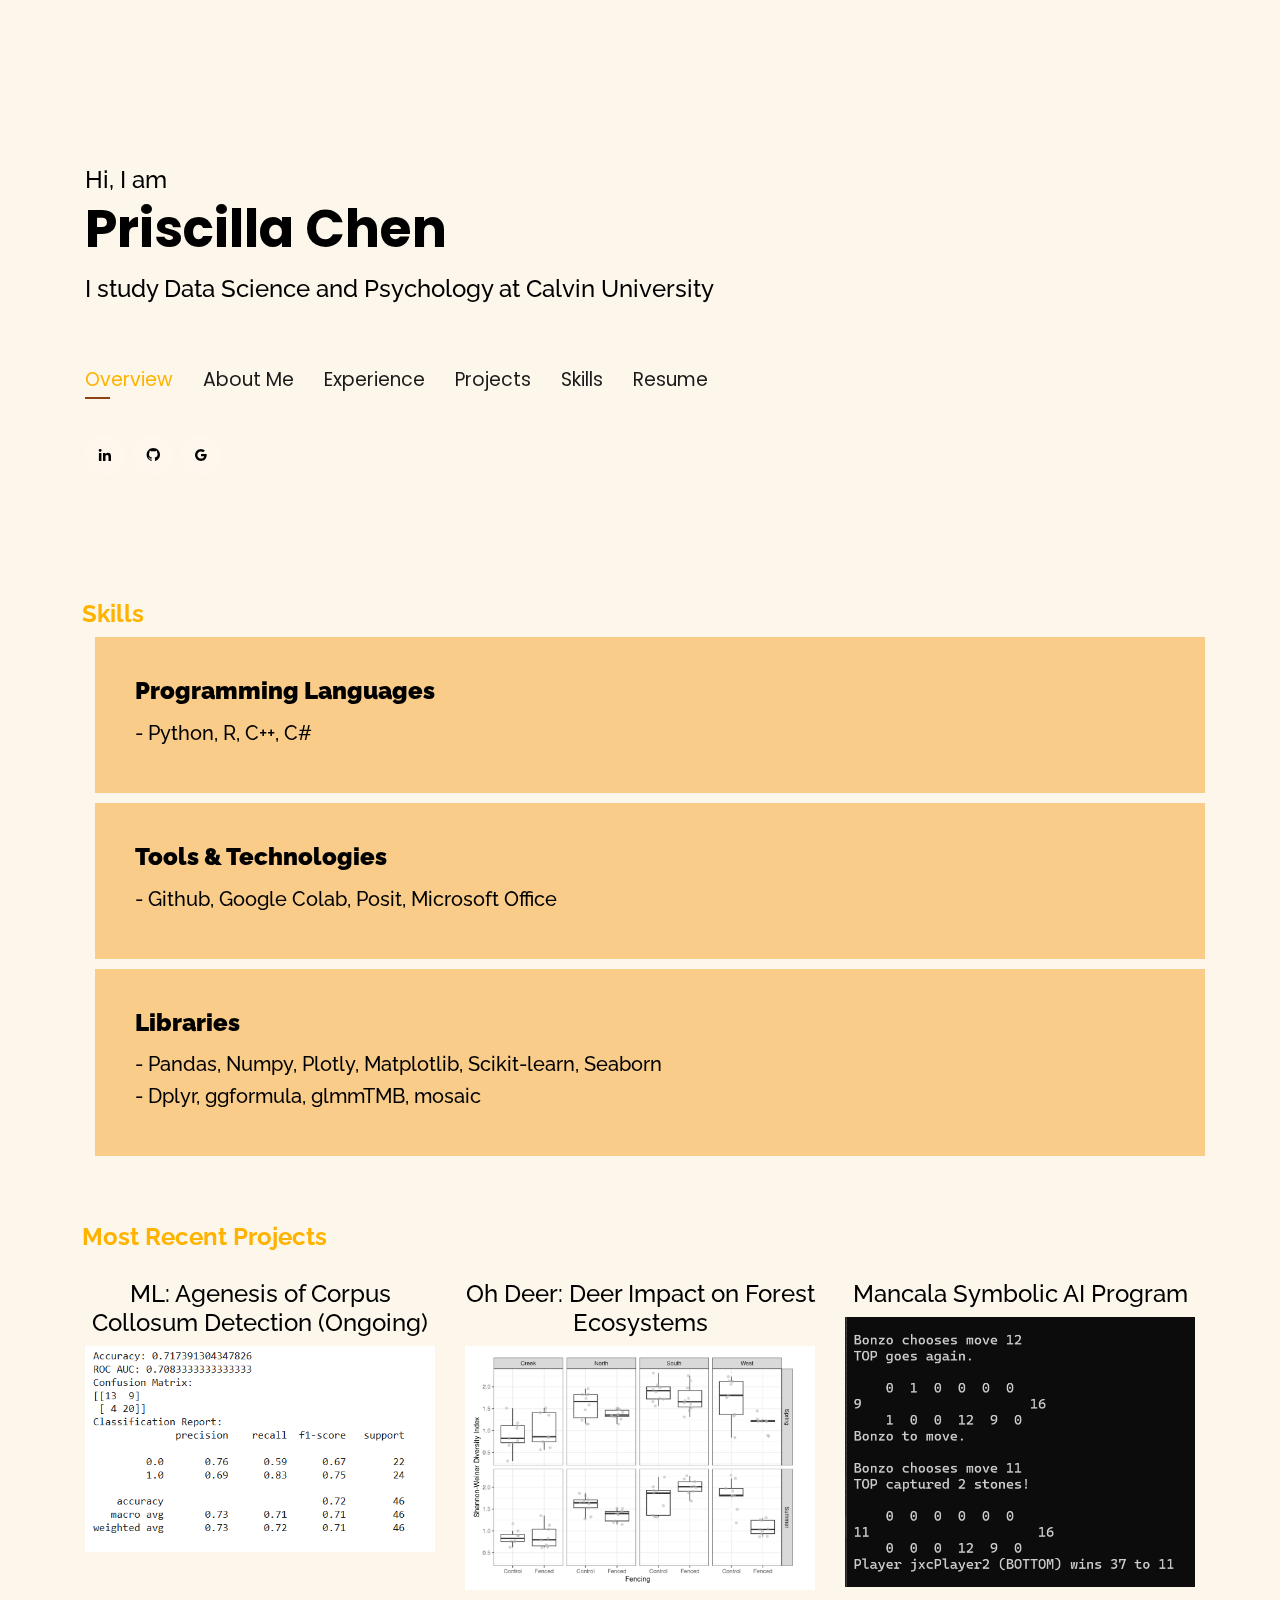
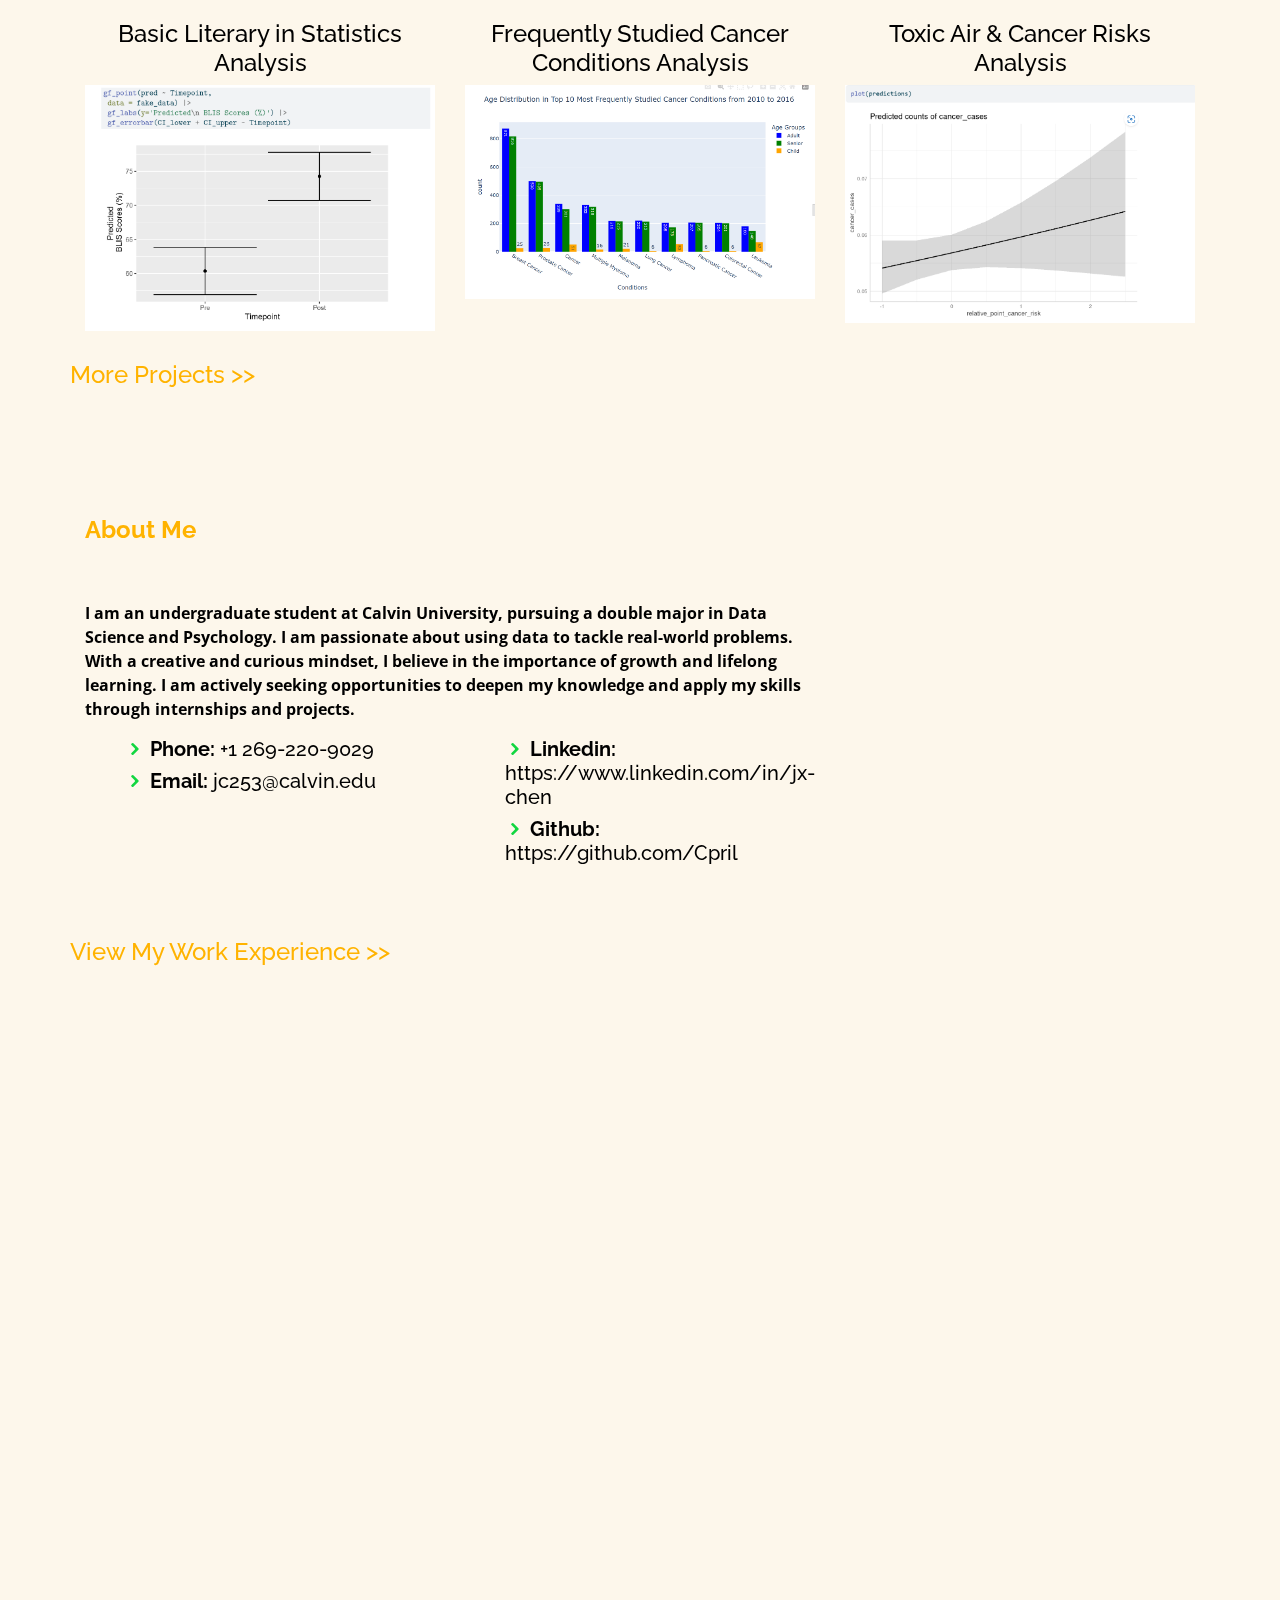
<file: index.html>
<!DOCTYPE html>
<html lang="en">

<head>
  <!-- Google Tag Manager -->
  <script>(function(w,d,s,l,i){w[l]=w[l]||[];w[l].push({'gtm.start':
  new Date().getTime(),event:'gtm.js'});var f=d.getElementsByTagName(s)[0],
  j=d.createElement(s),dl=l!='dataLayer'?'&l='+l:'';j.async=true;j.src=
  'https://www.googletagmanager.com/gtm.js?id='+i+dl;f.parentNode.insertBefore(j,f);
  })(window,document,'script','dataLayer','GTM-5BB8W2X');</script>
  <!-- End Google Tag Manager -->
  <link rel="icon" type="image/png" href="/favicon.png"/>
  <meta charset="utf-8">
  <meta content="width=device-width, initial-scale=1.0" name="viewport">

  <title>Personal Portfolio</title>
  <meta content="" name="descriptison">
  <meta content="" name="keywords">

  <!-- Google Fonts -->
  <link href="https://fonts.googleapis.com/css?family=Open+Sans:300,300i,400,400i,600,600i,700,700i|Raleway:300,300i,400,400i,500,500i,600,600i,700,700i|Poppins:300,300i,400,400i,500,500i,600,600i,700,700i" rel="stylesheet">

  <!-- Vendor CSS Files -->
  <link href="assets/vendor/bootstrap/css/bootstrap.min.css" rel="stylesheet">
  <link href="assets/vendor/icofont/icofont.min.css" rel="stylesheet">
  <link href="assets/vendor/remixicon/remixicon.css" rel="stylesheet">
  <link href="assets/vendor/owl.carousel/assets/owl.carousel.min.css" rel="stylesheet">
  <link href="assets/vendor/boxicons/css/boxicons.min.css" rel="stylesheet">
  <link href="assets/vendor/venobox/venobox.css" rel="stylesheet">

  <!-- Template Main CSS File -->
  <link href="assets/css/style.css" rel="stylesheet">


  <!-- Global site tag (gtag.js) - Google Analytics -->
  <script async src="https://www.googletagmanager.com/gtag/js?id=UA-169007209-3"></script>
  <script>
    window.dataLayer = window.dataLayer || [];
    function gtag(){dataLayer.push(arguments);}
    gtag('js', new Date());

    gtag('config', 'UA-169007209-3');
  </script>



  <!-- =======================================================
  * Template Name: Personal - v2.1.0
  * Template URL: https://bootstrapmade.com/personal-free-resume-bootstrap-template/
  * Author: BootstrapMade.com
  * License: https://bootstrapmade.com/license/
  ======================================================== -->
</head>

<body>
  
  <!-- Google Tag Manager (noscript) -->
  <noscript><iframe src="https://www.googletagmanager.com/ns.html?id=GTM-5BB8W2X"
  height="0" width="0" style="display:none;visibility:hidden"></iframe></noscript>
  <!-- End Google Tag Manager (noscript) -->
  <!-- ======= Header ======= -->
  <header id="header" class="header-tops">

    <div class="container">
      <h2 style="color:#000000">&nbsp;</h2>
      <h2 style="color:#000000">&nbsp;</h2>
      <h2 style="color:#000000">&nbsp;</h2>
      <h2 style="color:#000000">Hi, I am</h2>
      <h1 style="color:#000000">Priscilla Chen</a></h1>
      <!-- <h2 style="color:#fff">I study <span class="typing" style="color:#12D640"></span></h2> -->
      <h2 style="color:#000000">I study Data Science and Psychology at Calvin University</h2>
      <nav class="nav-menu d-none d-lg-block">
        <h6 style="color:#000000">&nbsp;</h6>
        <ul>          
          <li class="active"><a href="#header"> <span>Overview</span></a></li>
          <li><a href="#about"><span>About Me</span></a></li>
          <!-- <li><a href="#education"> <span>Education</span></a></li> -->
          <li><a href="#experience"> <span>Experience</span></a></li>
          <li><a href="#portfolio"> <span>Projects</span></a></li>
          <li><a href="#skills"> <span>Skills</span></a></li>
          <li><a href="Resume as of Nov 3.pdf" target="_blank"> <span>Resume</span></a></li>
        </ul>
      </nav>

      <div class="social-links">
          <a href="https://www.linkedin.com/in/jx-chen" target="_blank" class="linkedin"><i class="bx bxl-linkedin"></i></a>
          <a href="https://github.com/Cpril" target="_blank" class="github"><i class="bx bxl-github"></i></a>
          <a href="mailto:jc253@calvin.edu" target="_blank" class="google"><i class="bx bxl-google"></i></a>
      </div>
      <h2 style="color:#000000">&nbsp;</h2>
      <h2 style="color:#000000">&nbsp;</h2>
        <div class="row">
          <h2 style="color:#000000">&nbsp;</h2>
          <h2 style="color:#000000">&nbsp;</h2>
          <h2 style="color:#ffb300"><strong>Skills</strong></h2>
          <h2 style="color:#000000">&nbsp;</h2>
        </div>
        <div class = "services">
        <div class="row">
          <div class="col-lg-12" data-aos="fade-up">
              <div class="col-md-12 mt-4 mt-md-0 icon-box" data-aos="fade-up" data-aos-delay="100">
                <h4 style="text-align:left;"><strong>Programming Languages</h4>
                <h5 style="text-align:left;">- Python, R, C++, C# </h5>
              </div>
              <div class="col-md-12 mt-4 mt-md-0 icon-box" data-aos="fade-up" data-aos-delay="100">
                <h4 style="text-align:left;"><strong>Tools & Technologies</strong></h4>
                <h5 style="text-align:left;">- Github, Google Colab, Posit, Microsoft Office</h5>
              </div>

              <div class="col-md-12 mt-4 mt-md-0 icon-box" data-aos="fade-up" data-aos-delay="100">
                <h4 style="text-align:left;"><strong>Libraries</strong></h4>
                <h5 style="text-align:left;">- Pandas, Numpy, Plotly, Matplotlib, Scikit-learn, Seaborn</h5>
                <h5 style="text-align:left;">- Dplyr, ggformula, glmmTMB, mosaic</h5>
              </div>
          </div>
          <h2 style="color:#000000">&nbsp;</h2>
        </div>
      </div>
        <div class="row">
          <h2 style="color:#000000">&nbsp;</h2>
          <h2 style="color:#000000">&nbsp;</h2>
          <h4 style="color:#ffb300"><strong>Most Recent Projects</strong></h4>
          <h2 style="color:#000000">&nbsp;</h2>
        </div>
        <div class = "portfolio">
        <div class="row portfolio-container">
          <div class="col-lg-4 col-md-6 portfolio-item filter-ML">
            <center><h4>ML: Agenesis of Corpus Collosum Detection (Ongoing)</h4></center>
            <div class="portfolio-wrap">
              <img src="assets/img/project/PsychEEG.png" class="img-fluid" alt="">
              <div class="portfolio-info">
                <div class="portfolio-links">
                  <a href="https://github.com/Cpril/ACC_Detection_ML" data-vbtype="iframe" title="Project Details"><h6>see details</h6></a>
                </div>
              </div>
            </div>
          </div>
          <div class="col-lg-4 col-md-6 portfolio-item filter-SM">
            <center><h4>Oh Deer: Deer Impact on Forest Ecosystems</h4></center>
            <div class="portfolio-wrap">
              <img src="assets/img/project/DeerExclosureEDA.png" class="img-fluid" alt="">
              <div class="portfolio-info">
                <div class="portfolio-links">
                  <a href="https://github.com/Cpril/Deer_Exclosure_Statistic_Modelling" data-vbtype="iframe" title="Project Details"><h6>see details</h6></a>
                </div>
              </div>
            </div>
          </div>
          <div class="col-lg-4 col-md-6 portfolio-item filter-ML">
            <center><h4>Mancala Symbolic AI Program</h4></center>
            <div class="portfolio-wrap">
              <img src="assets/img/project/Mancala.png" class="img-fluid" alt="">
              <div class="portfolio-info">
                <div class="portfolio-links">
                  <a href="https://github.com/Cpril/Mancala_Player" data-vbtype="iframe" title="Project Details"><h6>see details</h6></a>
                </div>
              </div>
            </div>
          </div>
          <div class="col-lg-4 col-md-6 portfolio-item filter-visual">
            <center><h4>Basic Literary in Statistics Analysis</h4></center>
            <div class="portfolio-wrap">
              <img src="assets/img/project/BLIS screenshot.png" class="img-fluid" alt="">
              <div class="portfolio-info">
                <div class="portfolio-links">
                  <a href="projects/BLIS_Analysis.html" data-vbtype="iframe" title="Project Details"><h6>see details</h6></a>
                </div>
              </div>
            </div>
          </div>
          
          <div class="col-lg-4 col-md-6 portfolio-item filter-visual">
            <center><h4>Frequently Studied Cancer Conditions Analysis</h4></center>
            <div class="portfolio-wrap">
              <img src="assets/img/project/CancerTrial_screenshot.png" class="img-fluid" alt="">
              <div class="portfolio-info">
                <div class="portfolio-links">
                  <a href="projects/vertopal.com_Cancer_Trial_Analysis.html" data-vbtype="iframe" title="Project Details"><h6>see details</h6></a>
                </div>
              </div>
            </div>
          </div>
          <!-- <div class="col-lg-4 col-md-6 portfolio-item filter-visual">
            <center><h4>Argriculture Visualization</h4></center>
            <div class="portfolio-wrap">
              <img src="assets/img/project/output.gif" class="img-fluid" alt="">
              <div class="portfolio-info">
                
                <div class="portfolio-links">
                  <a href="https://github.com/Cpril/Projects/tree/main/Visualization_on_worldmap" data-gall="portfolioDetailsGallery" data-vbtype="iframe" title="Project Details"><h6>see details</h6></a>
                </div>
              </div>
            </div>
          </div> -->
          <div class="col-lg-4 col-md-6 portfolio-item filter-SM">
            <center><h4>Toxic Air & Cancer Risks Analysis</h4></center>
            <div class="portfolio-wrap">
              <img src="assets/img/project/CancerRisk screenshot.png" class="img-fluid" alt="">
              <div class="portfolio-info"> 
                <div class="portfolio-links">
                  <a href="projects/Toxic Air & Cancer Cases.html" data-gall="portfolioDetailsGallery" data-vbtype="iframe" title="Project Details"><h6>see details</h6></a>
                </div>
              </div>
            </div>
          </div>
          <!-- <div class="col-lg-4 col-md-6 portfolio-item filter-ML">
            <center><h4>Iris Flower Classifier</h4></center>
            <div class="portfolio-wrap">
              <img src="assets/img/project/IRIS ML Screenshot.png" class="img-fluid" alt="">
              <div class="portfolio-info"> 
                <div class="portfolio-links">
                  <a href="projects/c0d8a64b952f4665972dfa6b6949dc22.html" data-gall="portfolioDetailsGallery" data-vbtype="iframe" title="Project Details"><h6>see details</h6></a>
                </div>
              </div>
            </div>
          </div> -->
          <!-- <div class="col-lg-4 col-md-6 portfolio-item filter-prog">
            <center><h4>Babble: Text Generator</h4></center>
            <div class="portfolio-wrap">
              <img src="assets/img/project/Babble Demo.gif" class="img-fluid" alt="">
              <div class="portfolio-info">
                
                <div class="portfolio-links">
                  <a href="https://github.com/Cpril/Projects/tree/main/Babble" data-gall="portfolioDetailsGallery" data-vbtype="iframe" title="Project Details"><h6>see details</h6></a>
                </div>
              </div>
            </div>
          </div> -->
        </div>
        </div>
        <div class="row">
          <h4 style="text-align:left; color:#00000000"><a href="https://cpril.github.io/portfolio/#portfolio">More Projects >> </a></h4>
        </div>
        <h2 style="color:#000000">&nbsp;</h2>
      <h2 style="color:#000000">&nbsp;</h2>
      <h2 style="color: #ffb300"><strong>About Me</strong></h2>
      <h2 style="color:#000000">&nbsp;</h2>

      <div class="row">
        <!-- <div class="col-lg-4" data-aos="fade-right">
          <img src="assets/img/Pf_pic.jpeg" class="img-fluid" alt="">
          <h2 style="color:#000000">&nbsp;</h2>
          <h2 style="color:#000000">&nbsp;</h2>
        </div> -->
        <div class="col-lg-8 pt-4 pt-lg-0 content" data-aos="fade-left">
          <p>I am an undergraduate student at Calvin University, 
            pursuing a double major in Data Science and Psychology. 
            I am passionate about using data to tackle real-world problems. 
            With a creative and curious mindset, I believe in the importance of growth and lifelong learning. 
            I am actively seeking opportunities to deepen my knowledge and 
            apply my skills through internships and projects.
          </p>
          <div class="row">
            <div class="col-lg-6">
              <ul>
                <h5><i class="icofont-rounded-right"></i> <strong>Phone:</strong> +1 269-220-9029</h5>
                <h5><i class="icofont-rounded-right"></i> <strong>Email:</strong> jc253@calvin.edu</h5>
              </ul>
            </div>
            <div class="col-lg-6">
              <ul>
                <h5><i class="icofont-rounded-right"></i> <strong>Linkedin:</strong> https://www.linkedin.com/in/jx-chen</h5>
                <h5><i class="icofont-rounded-right"></i> <strong>Github:</strong> https://github.com/Cpril</h5>
              </ul>
            </div>
            <h2 style="color:#000000">&nbsp;</h2>
          </div>
          <div class="row">
            <h4 style="text-align:left; color:#00000000"><a href="https://cpril.github.io/portfolio/#experience">View My Work Experience >> </a></h4>
          </div>
        </div>

      </div>
        
      
      </div>
    </div>
    </div>  
  </header><!-- End Header -->


<!-- Start of Skill section -->
 <section id="skills" class="services">
  <div class="container">
    <div class="section-title">
      <h2>Skills</h2>
    </div>
    <div class="row">
      <div class="col-lg-12" data-aos="fade-up">
          <div class="col-md-12 mt-4 mt-md-0 icon-box" data-aos="fade-up" data-aos-delay="100">
            <h4 style="text-align:left;">Programming Languages</h4>
            <h5 style="text-align:left;">Python, R, C++, C# </h5>
          </div>
          <div class="col-md-12 mt-4 mt-md-0 icon-box" data-aos="fade-up" data-aos-delay="100">
            <h4 style="text-align:left;">Tools & Technologies</h4>
            <h5 style="text-align:left;">Github, Google Colab, Posit, Microsoft Office</h5>
          </div>
          <div class="col-md-12 mt-4 mt-md-0 icon-box" data-aos="fade-up" data-aos-delay="100">
            <h4 style="text-align:left;">Libraries</h4>
            <h5 style="text-align:left;">Pandas, Numpy, Plotly, Matplotlib, Scikit-learn, Seaborn</h5>
            <h5 style="text-align:left;">Dplyr, ggformula, glmmTMB, mosaic</h5>
          </div>
          
      </div>
    </div>
  </div>
 </section>
 <!-- End of Skill section -->


  <!-- ======= About Section ======= -->
  <section id="about" class="services">

    <!-- ======= About Me ======= -->
    <div class="about-me container">

      <div class="section-title">
        <h2>About</h2>
      </div>

      <div class="row">
        <!-- <div class="col-lg-4" data-aos="fade-right">
          <img src="assets/img/Pf_pic.jpeg" class="img-fluid" alt="">
        </div> -->
        <div class="col-lg-8 pt-4 pt-lg-0 content" data-aos="fade-left">
          <p>I am an undergraduate student at Calvin University, 
            pursuing a double major in Data Science and Psychology. 
            I am passionate about using data to tackle real-world problems. 
            With a creative and curious mindset, I believe in the importance of growth and lifelong learning. 
            I am actively seeking opportunities to deepen my knowledge and 
            apply my skills through internships and projects.
          </p>
          <div class="row">
            <div class="col-lg-6">
              <ul>
                <li><i class="icofont-rounded-right"></i> <strong>Phone:</strong> +1 269-220-9029</li>
                <li><i class="icofont-rounded-right"></i> <strong>Email:</strong> jc253@calvin.edu</li>
              </ul>
            </div>
            <div class="col-lg-6">
              <ul>
                <li><i class="icofont-rounded-right"></i> <strong>Linkedin:</strong> https://www.linkedin.com/in/jx-chen</li>
                <li><i class="icofont-rounded-right"></i> <strong>Github:</strong> https://github.com/Cpril</li>
              </ul>
            </div>
          </div>
        </div>
      </div>

    </div><!-- End About Me -->
    <div class="container">
      <div class="section-title">
        <h2>Education</h2>
      </div>
      <div class="row">
        <div class="col-lg-12" data-aos="fade-up" style="display: inline-block;">


            <div class="col-md-4 mt-4 mt-md-0 icon-box" data-aos="fade-up" data-aos-delay="100" style="padding:0px 0px;padding-bottom: 5px;display: inline-block;">
              <img src="assets/img/education/Calvin.jpg" class="img-fluid" alt="">
              <p style="text-align:left;color:#fff;padding: 5px 10px;"><em>August 2023 - Present</em></p>
              <h5 style="text-align:left;padding: 0px 10px;">B.S. in Data Science</h5>
              <h6 style="text-align:left;color:#fff;padding: 0px 10px;">Recent Relevant Coursework</h6>
              <ul style="text-align:left;color:#fff;">
                <li>Data Structure and Algorithms</li>
                <li>Predictive Analysis</li>
                <li>Applied Data Analysis</li>
              </ul>
              <!-- <div class="portfolio-info">
                <div class="portfolio-links">
                  <a href="https://calvincollege-my.sharepoint.com/:w:/g/personal/jc253_calvin_edu/ERupgQ3un_NMk0m4pA_XwEkBXCVG2furKVfbi-yJP6kvig?e=537fpV" data-gall="portfolioDetailsGallery" title="Project Details">View More Relavant Coursework</i></a>
                </div>
              </div> -->
            </div>
            <div class="col-md-4 mt-4 mt-md-0 icon-box" data-aos="fade-up" data-aos-delay="100" style="padding:0px 0px;padding-bottom: 5px;display: inline-block;">
              <img src="assets/img/education/Calvin.jpg" class="img-fluid" alt="">
              <!-- <h4 style="text-align:left;"><a href="https://www.calvin.edu/" target="_blank" style="color:#12d640">Ahmedabad University</a><br> </h4> -->
              <p style="text-align:left;color:#fff;padding: 5px 10px;"><em>August 2023 - Present</em></p>
              <h5 style="text-align:left;padding: 0px 10px;">B.A. in Psychology</h5>
              <h6 style="text-align:left;color:#fff;padding: 0px 10px;">Recent Relevant Coursework</h6>
              <ul style="text-align:left;color:#fff;">
                <li>Behavioral Neuroscience</li>
                <li>Developmental Psychology</li>
                <li>Statistic and Research Development</li>
              </ul>
              <!-- <div class="portfolio-info">
                <div class="portfolio-links">
                  <a href="https://calvincollege-my.sharepoint.com/:w:/g/personal/jc253_calvin_edu/ERupgQ3un_NMk0m4pA_XwEkBXCVG2furKVfbi-yJP6kvig?e=537fpV" data-gall="portfolioDetailsGallery" title="Project Details">View More Relavant Coursework</i></a>
                </div>
              </div> -->
            </div>
          </div>
        </div>
      </div>
      <!-- Award session -->
    <div class="portfolio">
      <div class="container">
        <div class="section-title">
          <h2>Awards & Certificate</h2>
        </div>
      <div class="row">
        <div class="col-lg-12" data-aos="fade-up" style="display: inline-block;">
              <div class="col-md-4 mt-4 mt-md-0 icon-box" data-aos="fade-up" data-aos-delay="100" style="padding:0px 0px;padding-bottom: 5px;display: inline-block;">
                <div class="portfolio-wrap">
                <img src="assets/img/education/CITI screenshot.png" class="img-fluid" alt="">
              <div class="portfolio-info">
                <div class="portfolio-links">
                  <a href="https://calvincollege-my.sharepoint.com/:b:/g/personal/jc253_calvin_edu/EWp6Dqa4YRBOt08CZSZIJwQBxLWPPSmoxH24kGh37B8QmQ?e=IsBdWvp" data-gall="portfolioDetailsGallery" data-vbtype="iframe" title="Project Details"><i class="bx bx-info-circle"></i></a>
                </div>
              </div>
            </div>
              <p style="text-align:left;color:#fff;padding: 5px 10px;"><em>October 2024</em></p>
              <h5 style="text-align:left;padding: 0px 10px;">Social & Behavioral Research - Institutional Review Board</h5>
            </div>
            <div class="col-md-4 mt-4 mt-md-0 icon-box" data-aos="fade-up" data-aos-delay="100" style="padding:0px 0px;padding-bottom: 5px;display: inline-block;">
              <img src="assets/img/education/deanlist1.png" class="img-fluid" alt="">
              <p style="text-align:left;color:#fff;padding: 5px 10px;"><em>August 2023 - Present</em></p>
              <h5 style="text-align:left;padding: 0px 10px;">Academic Award - the Dean's List </h5>
            </div>
          </div>
        </div>
      </div>

    </div>
    
    </div>
  </section>
  <!-- End About Section -->



  <!-- ======= Education Section ======= -->
  <!-- <section id="education" class="services">
    <div class="container">
      <div class="section-title">
        <h2>Education</h2>
      </div>
      <div class="row">
        <div class="col-lg-12" data-aos="fade-up" style="display: inline-block;">


            <div class="col-md-4 mt-4 mt-md-0 icon-box" data-aos="fade-up" data-aos-delay="100" style="padding:0px 0px;padding-bottom: 5px;display: inline-block;">
              <img src="assets/img/education/Calvin.jpg" class="img-fluid" alt="">
              <p style="text-align:left;color:#fff;padding: 5px 10px;"><em>August 2023 - Present</em></p>
              <h5 style="text-align:left;padding: 0px 10px;">B.S. in Data Science</h5>
              <h6 style="text-align:left;color:#fff;padding: 0px 10px;">Recent Relevant Coursework</h6>
              <ul style="text-align:left;color:#fff;">
                <li>Data Structure and Algorithms</li>
                <li>Predictive Analysis</li>
                <li>Applied Data Analysis</li>
              </ul>
            </div>
            <div class="col-md-4 mt-4 mt-md-0 icon-box" data-aos="fade-up" data-aos-delay="100" style="padding:0px 0px;padding-bottom: 5px;display: inline-block;">
              <img src="assets/img/education/Calvin.jpg" class="img-fluid" alt="">
              <p style="text-align:left;color:#fff;padding: 5px 10px;"><em>August 2023 - Present</em></p>
              <h5 style="text-align:left;padding: 0px 10px;">B.A. in Psychology</h5>
              <h6 style="text-align:left;color:#fff;padding: 0px 10px;">Recent Relevant Coursework</h6>
              <ul style="text-align:left;color:#fff;">
                <li>Behavioral Neuroscience</li>
                <li>Developmental Psychology</li>
                <li>Statistic and Research Development</li>
              </ul>

            </div>
          </div>
        </div>
      </div> -->
      <!-- Award session -->
    <!-- <div class="portfolio">
      <div class="container">
        <div class="section-title">
          <h2>Awards & Certificate</h2>
        </div>
      <div class="row">
        <div class="col-lg-12" data-aos="fade-up" style="display: inline-block;">
              <div class="col-md-4 mt-4 mt-md-0 icon-box" data-aos="fade-up" data-aos-delay="100" style="padding:0px 0px;padding-bottom: 5px;display: inline-block;">
                <div class="portfolio-wrap">
                <img src="assets/img/education/CITI screenshot.png" class="img-fluid" alt="">
              <div class="portfolio-info">
                <div class="portfolio-links">
                  <a href="https://calvincollege-my.sharepoint.com/:b:/g/personal/jc253_calvin_edu/EWp6Dqa4YRBOt08CZSZIJwQBxLWPPSmoxH24kGh37B8QmQ?e=IsBdWvp" data-gall="portfolioDetailsGallery" data-vbtype="iframe" title="Project Details"><i class="bx bx-info-circle"></i></a>
                </div>
              </div>
            </div>
              <p style="text-align:left;color:#fff;padding: 5px 10px;"><em>October 2024</em></p>
              <h5 style="text-align:left;padding: 0px 10px;">Social & Behavioral Research - Institutional Review Board</h5>
            </div>
            <div class="col-md-4 mt-4 mt-md-0 icon-box" data-aos="fade-up" data-aos-delay="100" style="padding:0px 0px;padding-bottom: 5px;display: inline-block;">
              <img src="assets/img/education/deanlist1.png" class="img-fluid" alt="">
              <p style="text-align:left;color:#fff;padding: 5px 10px;"><em>August 2023 - Present</em></p>
              <h5 style="text-align:left;padding: 0px 10px;">Academic Award - the Dean's List </h5>
            </div>
          </div>
        </div>
      </div> -->

      <!-- <div class="row portfolio-container" style="position: relative; height: 437.75px;">

         <div class="col-lg-4 col-md-6 portfolio-item filter-python" style="position: absolute; left: 0px; top: 0px;">
          <div class="portfolio-wrap">
            <img src="assets/img/award/Scholarship.jpg" class="img-fluid" alt="">
            <div class="portfolio-info">
              <h4>McQueen Data Science Scholarship</h4>
            </div>
           </div>
          </div>

        <div class="col-lg-4 col-md-6 portfolio-item filter-python" style="position: absolute; left: 370px; top: 0px;">
          <div class="portfolio-wrap">
            <img src="assets/img/award/dean.jpg" class="img-fluid" alt="">
            <div class="portfolio-info">
              <h4>Dean's List</h4>
            </div>
          </div>
        </div> -->

        <!-- <div class="col-lg-4 col-md-6 portfolio-item filter-python" style="position: absolute; left: 740px; top: 0px;">
          <div class="portfolio-wrap">
            <img src="assets/img/certification/ucsd.jpg" class="img-fluid" alt="">
            <div class="portfolio-info">
              <h4>Algorithmic Toolbox</h4>
              <div class="portfolio-links">
                <a href="https://coursera.org/share/98bbfb990484fac370d5e5ed14334ea4" target="_blank" title="Certificate"><i class="bx bx-link"></i></a>
              </div>
            </div>
          </div>
        </div>

      </div> -->

    <!-- </div>
    </div>

  </section> -->
  <!-- End Education Section -->



  <!-- Start Experience Section -->

  <section id="experience" class="services">
    <div class="container">
      <div class="section-title">
        <h2>Experience</h2>
      </div>
      <div class="row">
          <div class="col-lg-12" data-aos="fade-up">
              <div class="col-md-12 mt-4 mt-md-0 icon-box" data-aos="fade-up" data-aos-delay="100">
                <h4 style="text-align:left;"><a href="https://calvin.edu/" style="color:#5c3712">Calvin University</a><br> </h4>
                <h4 style="text-align:left;color:#fff"><strong><em>Biology and Chemistry Offic Assistant</em></strong></h4>
                <h5 style="text-align:left;">September 2023 - Present</h5>
                <ul style="text-align:left;">
                  <li>Serve 34 faculty members and about 300 students. Directly facilitated 2 events that served more than 100 participants, 2 events that served 50 students, and involved in behind‑the‑scene work for 6 events. </li>
                  <li>Use Microsoft office in data collection, entry, verification, organization, update, and report. Some previous projects include scholarship data, senior students' graduation data, and seminar schedule data.</li>
                  <li>Manage two social media accounts, marketed for over 15 events. Experienced with Canva tools in Visualization.</li>
                </ul>
                <h4 style="text-align:left;color:#fff"><strong><em>Academic Tutor</em></strong></h4>
                <h5 style="text-align:left;">December 2024 - Present</h5>
                <ul style="text-align:left;">
                  <li>Lead one-on-one tutoring session for Psychology 200 level courses, and lead introductory Computer Science study session</li>
                </ul>
                <h4 style="text-align:left;color:#fff"><strong><em>Computer Science Course Grader</em></strong></h4>
                <h5 style="text-align:left;">January 2025 - Present</h5>
                <ul style="text-align:left;">
                  <li>Work with professor to grade for an introductory Computer Science course</li>
                </ul>
              </div>
              <div class="col-md-12 mt-4 mt-md-0 icon-box" data-aos="fade-up" data-aos-delay="100">
                <h4 style="text-align:left;"><a href="https://shanghaichristianassembly.org/?p=67#:~:text=%E4%B8%8A%E6%B5%B7%E5%9F%BA%E7%9D%A3%E5%BE%92%E8%81%9A%E4%BC%9A%E5%A4%84%E7%94%B1%E5%80%AA" style="color:#5c3712">Shanghai Christian Assembly</a><br> </h4>
                <h4 style="text-align:left;color:#fff"><strong><em>Camp Counselor</em></strong></h4>
                <h5 style="text-align:left;">July 2024 - August 2024</h5>
                <ul style="text-align:left;">
                  <li>Served 33 children, age between 10 to 12.</li>
                  <li>Supervised children's well-being, enforce rules, and resolve conflicts.</li>
                  <li>Assisted with technology equipment including PowerPoint, projector, and electrical instruments.</li>
                </ul>
              </div>
              <div class="col-md-12 mt-4 mt-md-0 icon-box" data-aos="fade-up" data-aos-delay="100">
                <h4 style="text-align:left;"><a href="https://www.grcs.org/#:~:text=Grand%20Rapids%20Christian%20High%20School.%20Grades%209%20-%2012.%202300" style="color:#5c3712">Grand Rapids Christian High School</a><br> </h4>
                <h4 style="text-align:left;color:#fff"><strong><em>Academic Tutor</em></strong></h4>
                <h5 style="text-align:left;">July 2019 - Dec 2019</h5>
                
                <ul style="text-align:left;">
                  <li>Served 5 students, each for a 1.5 hour one-on-one session every week.</li>
                  <li>Worked closely with teachers and a program advisor to monitor the students' academic progress. Planned Tutoring Session activities and long-term Goals.</li>
                </ul>
              </div>
              
          </div>
        </div>
    </div>
  </section>

  <!-- End Experience Section -->



  <!-- Start Project Section -->
  <section id="portfolio" class="portfolio">
    <div class="container">

      <div class="section-title">
        <h2>Most Recent Projects</h2>
      </div>

      <div class="row">
        <div class="col-lg-12 d-flex justify-content-center">
          <ul id="portfolio-flters">
            <li data-filter="*" class="filter-active">All</li>
            <li data-filter=".filter-ML">Machine Learning</li>
            <li data-filter=".filter-SM">Statistical Modelling</li>
            <li data-filter=".filter-prog">Interactive Programs</li>
            <li data-filter=".filter-visual">Analysis & Visualization</li>
          </ul>
        </div>
      </div>

      <div class="row portfolio-container">
        <div class="col-lg-4 col-md-6 portfolio-item filter-SM">
          <center><h4>Basic Literary in Statistics Analysis</h4></center>
          <div class="portfolio-wrap">
            <img src="assets/img/project/BLIS screenshot.png" class="img-fluid" alt="">
            <div class="portfolio-info">
              <div class="portfolio-links">
                <a href="projects/BLIS_Analysis.html" data-vbtype="iframe" title="Project Details"><i class="bx bx-info-circle"></i></a>
              </div>
            </div>
          </div>
        </div>
        <div class="col-lg-4 col-md-6 portfolio-item filter-ML">
          <center><h4>Agenesis of Corpus Collosum Detection (Ongoing)</h4></center>
          <div class="portfolio-wrap">
            <img src="assets/img/project/PsychEEG.png" class="img-fluid" alt="">
            <div class="portfolio-info">
              <div class="portfolio-links">
                <a href="https://github.com/Cpril/ACC_Detection_ML" data-vbtype="iframe" title="Project Details"><i class="bx bx-info-circle"></i></a>
              </div>
            </div>
          </div>
        </div>
        <div class="col-lg-4 col-md-6 portfolio-item filter-SM">
          <center><h4>Oh Deer: Deer Impact on Forest Ecosystems</h4></center>
          <div class="portfolio-wrap">
            <img src="assets/img/project/DeerExclosureEDA.png" class="img-fluid" alt="">
            <div class="portfolio-info">
              <div class="portfolio-links">
                <a href="https://github.com/Cpril/Deer_Exclosure_Statistic_Modelling" data-vbtype="iframe" title="Project Details"><i class="bx bx-info-circle"></i></a>
              </div>
            </div>
          </div>
        </div>
        <div class="col-lg-4 col-md-6 portfolio-item filter-SM">
          <center><h4>Toxic Air & Cancer Risks Analysis</h4></center>
          <div class="portfolio-wrap">
            <img src="assets/img/project/CancerRisk screenshot.png" class="img-fluid" alt="">
            <div class="portfolio-info"> 
              <div class="portfolio-links">
                <a href="projects/Toxic Air & Cancer Cases.html" data-gall="portfolioDetailsGallery" data-vbtype="iframe" title="Project Details"><i class="bx bx-info-circle"></i></a>
              </div>
            </div>
          </div>
        </div>
        <div class="col-lg-4 col-md-6 portfolio-item filter-prog">
          <center><h4>Mancala Symbolic AI Program</h4></center>
          <div class="portfolio-wrap">
            <img src="assets/img/project/Mancala.png" class="img-fluid" alt="">
            <div class="portfolio-info">
              <div class="portfolio-links">
                <a href="https://github.com/Cpril/Mancala_Player" data-vbtype="iframe" title="Project Details"><i class="bx bx-info-circle"></i></a>
              </div>
            </div>
          </div>
        </div>
        <div class="col-lg-4 col-md-6 portfolio-item filter-visual">
          <center><h4>Frequently Studied Cancer Conditions Analysis</h4></center>
          <div class="portfolio-wrap">
            <img src="assets/img/project/CancerTrial_screenshot.png" class="img-fluid" alt="">
            <div class="portfolio-info">
              <div class="portfolio-links">
                <a href="projects/vertopal.com_Cancer_Trial_Analysis.html" data-vbtype="iframe" title="Project Details"><i class="bx bx-info-circle"></i></a>
              </div>
            </div>
          </div>
        </div>
        <div class="col-lg-4 col-md-6 portfolio-item filter-visual">
          <center><h4>Argriculture Visualization</h4></center>
          <div class="portfolio-wrap">
            <img src="assets/img/project/output.gif" class="img-fluid" alt="">
            <div class="portfolio-info">
              
              <div class="portfolio-links">
                <a href="https://github.com/Cpril/Projects/tree/main/Visualization_on_worldmap" data-gall="portfolioDetailsGallery" data-vbtype="iframe" title="Project Details"><i class="bx bx-info-circle"></i></a>
              </div>
            </div>
          </div>
        </div>
        
        <div class="col-lg-4 col-md-6 portfolio-item filter-ML">
          <center><h4>Iris Flower Classifier</h4></center>
          <div class="portfolio-wrap">
            <img src="assets/img/project/IRIS ML Screenshot.png" class="img-fluid" alt="">
            <div class="portfolio-info"> 
              <div class="portfolio-links">
                <a href="projects/c0d8a64b952f4665972dfa6b6949dc22.html" data-gall="portfolioDetailsGallery" data-vbtype="iframe" title="Project Details"><i class="bx bx-info-circle"></i></a>
              </div>
            </div>
          </div>
        </div>
        <div class="col-lg-4 col-md-6 portfolio-item filter-prog">
          <center><h4>Babble: Text Generator</h4></center>
          <div class="portfolio-wrap">
            <img src="assets/img/project/Babble Demo.gif" class="img-fluid" alt="">
            <div class="portfolio-info">
              
              <div class="portfolio-links">
                <a href="https://github.com/Cpril/Projects/tree/main/Babble" data-gall="portfolioDetailsGallery" data-vbtype="iframe" title="Project Details"><i class="bx bx-info-circle"></i></a>
              </div>
            </div>
          </div>
        </div>
      </div>
    </div>
  </section>
        

  <!-- End Project Section -->

<!-- Start Skills Section -->



<!-- End Skills Section -->



  <!-- Vendor JS Files -->
  <script src="assets/vendor/jquery/jquery.min.js"></script>
  <script src="assets/vendor/bootstrap/js/bootstrap.bundle.min.js"></script>
  <script src="assets/vendor/jquery.easing/jquery.easing.min.js"></script>
  <script src="assets/vendor/php-email-form/validate.js"></script>
  <script src="assets/vendor/waypoints/jquery.waypoints.min.js"></script>
  <script src="assets/vendor/counterup/counterup.min.js"></script>
  <script src="assets/vendor/owl.carousel/owl.carousel.min.js"></script>
  <script src="assets/vendor/isotope-layout/isotope.pkgd.min.js"></script>
  <script src="assets/vendor/venobox/venobox.min.js"></script>
  <script src="assets/vendor/typed.js/typed.min.js"></script>
  <script type="text/javascript">
    var typed = new Typed('.typing',{
      strings: ["Data Science", "Neuropsychology", "Christian Ethics"],
      loop: true,
      typeSpeed: 40,
      backSpeed: 90
    });
  </script>

  <!-- Template Main JS File -->
  <script src="assets/js/main.js"></script>

</body>

</html>
</file>
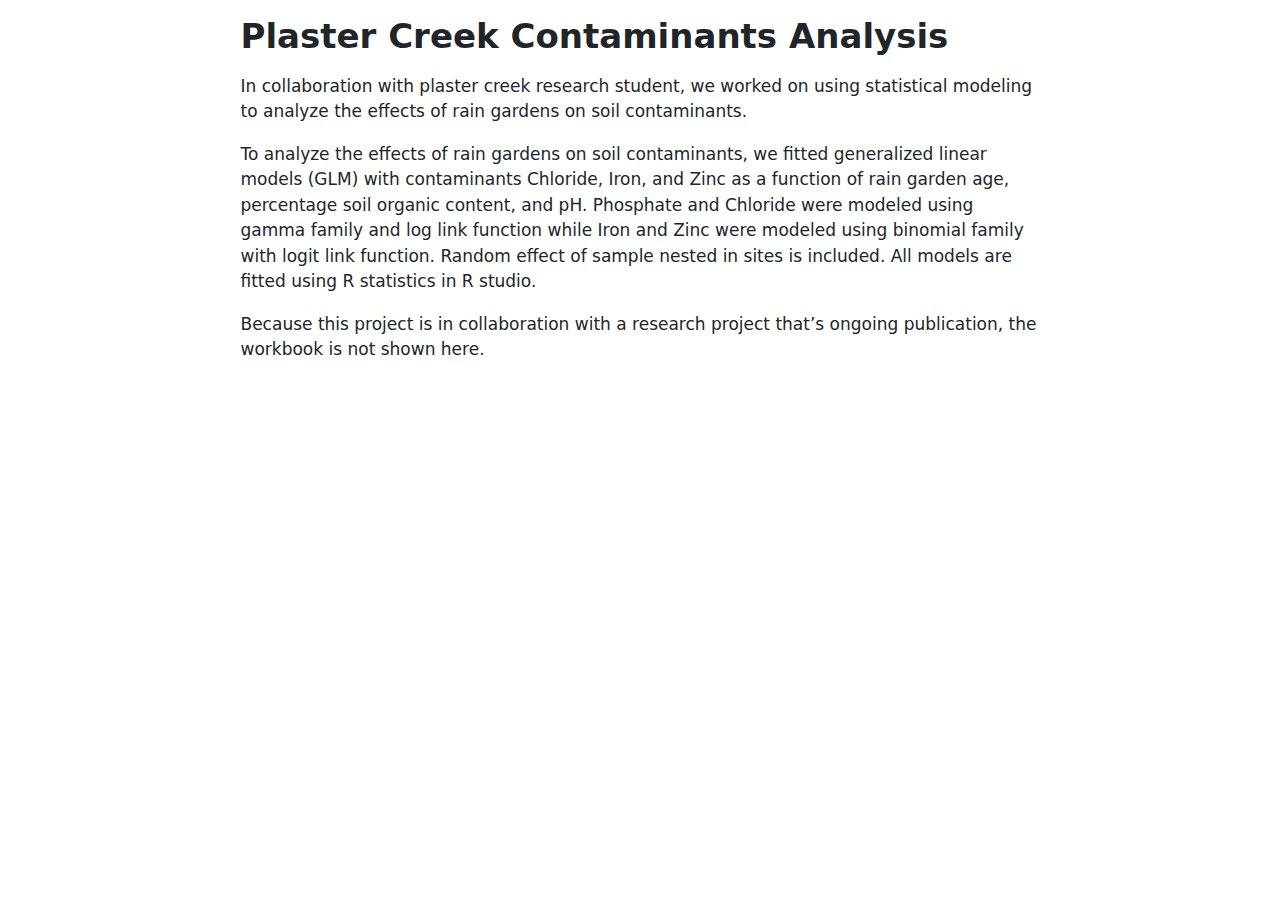
<file: projects/plaster_creek.html>
<!DOCTYPE html>
<html xmlns="http://www.w3.org/1999/xhtml" lang="en" xml:lang="en"><head>

<meta charset="utf-8">
<meta name="generator" content="quarto-1.6.42">

<meta name="viewport" content="width=device-width, initial-scale=1.0, user-scalable=yes">


<title>Plaster Creek Contaminants Analysis</title>
<style>
code{white-space: pre-wrap;}
span.smallcaps{font-variant: small-caps;}
div.columns{display: flex; gap: min(4vw, 1.5em);}
div.column{flex: auto; overflow-x: auto;}
div.hanging-indent{margin-left: 1.5em; text-indent: -1.5em;}
ul.task-list{list-style: none;}
ul.task-list li input[type="checkbox"] {
  width: 0.8em;
  margin: 0 0.8em 0.2em -1em; /* quarto-specific, see https://github.com/quarto-dev/quarto-cli/issues/4556 */ 
  vertical-align: middle;
}
</style>


<script src="plaster_creek_files/libs/clipboard/clipboard.min.js"></script>
<script src="plaster_creek_files/libs/quarto-html/quarto.js"></script>
<script src="plaster_creek_files/libs/quarto-html/popper.min.js"></script>
<script src="plaster_creek_files/libs/quarto-html/tippy.umd.min.js"></script>
<script src="plaster_creek_files/libs/quarto-html/anchor.min.js"></script>
<link href="plaster_creek_files/libs/quarto-html/tippy.css" rel="stylesheet">
<link href="plaster_creek_files/libs/quarto-html/quarto-syntax-highlighting-2f5df379a58b258e96c21c0638c20c03.css" rel="stylesheet" id="quarto-text-highlighting-styles">
<script src="plaster_creek_files/libs/bootstrap/bootstrap.min.js"></script>
<link href="plaster_creek_files/libs/bootstrap/bootstrap-icons.css" rel="stylesheet">
<link href="plaster_creek_files/libs/bootstrap/bootstrap-1bc8a17f135ab3d594c857e9f48e611b.min.css" rel="stylesheet" append-hash="true" id="quarto-bootstrap" data-mode="light">


</head>

<body class="fullcontent">

<div id="quarto-content" class="page-columns page-rows-contents page-layout-article">

<main class="content" id="quarto-document-content">

<header id="title-block-header" class="quarto-title-block default">
<div class="quarto-title">
<h1 class="title">Plaster Creek Contaminants Analysis</h1>
</div>



<div class="quarto-title-meta">

    
  
    
  </div>
  


</header>


<p>In collaboration with plaster creek research student, we worked on using statistical modeling to analyze the effects of rain gardens on soil contaminants.</p>
<p>To analyze the effects of rain gardens on soil contaminants, we fitted generalized linear models (GLM) with contaminants Chloride, Iron, and Zinc as a function of rain garden age, percentage soil organic content, and pH. Phosphate and Chloride were modeled using gamma family and log link function while Iron and Zinc were modeled using binomial family with logit link function. Random effect of sample nested in sites is included. All models are fitted using R statistics in R studio.</p>
<p>Because this project is in collaboration with a research project that’s ongoing publication, the workbook is not shown here.</p>

</main>
<!-- /main column -->
<script id="quarto-html-after-body" type="application/javascript">
window.document.addEventListener("DOMContentLoaded", function (event) {
  const toggleBodyColorMode = (bsSheetEl) => {
    const mode = bsSheetEl.getAttribute("data-mode");
    const bodyEl = window.document.querySelector("body");
    if (mode === "dark") {
      bodyEl.classList.add("quarto-dark");
      bodyEl.classList.remove("quarto-light");
    } else {
      bodyEl.classList.add("quarto-light");
      bodyEl.classList.remove("quarto-dark");
    }
  }
  const toggleBodyColorPrimary = () => {
    const bsSheetEl = window.document.querySelector("link#quarto-bootstrap");
    if (bsSheetEl) {
      toggleBodyColorMode(bsSheetEl);
    }
  }
  toggleBodyColorPrimary();  
  const icon = "";
  const anchorJS = new window.AnchorJS();
  anchorJS.options = {
    placement: 'right',
    icon: icon
  };
  anchorJS.add('.anchored');
  const isCodeAnnotation = (el) => {
    for (const clz of el.classList) {
      if (clz.startsWith('code-annotation-')) {                     
        return true;
      }
    }
    return false;
  }
  const onCopySuccess = function(e) {
    // button target
    const button = e.trigger;
    // don't keep focus
    button.blur();
    // flash "checked"
    button.classList.add('code-copy-button-checked');
    var currentTitle = button.getAttribute("title");
    button.setAttribute("title", "Copied!");
    let tooltip;
    if (window.bootstrap) {
      button.setAttribute("data-bs-toggle", "tooltip");
      button.setAttribute("data-bs-placement", "left");
      button.setAttribute("data-bs-title", "Copied!");
      tooltip = new bootstrap.Tooltip(button, 
        { trigger: "manual", 
          customClass: "code-copy-button-tooltip",
          offset: [0, -8]});
      tooltip.show();    
    }
    setTimeout(function() {
      if (tooltip) {
        tooltip.hide();
        button.removeAttribute("data-bs-title");
        button.removeAttribute("data-bs-toggle");
        button.removeAttribute("data-bs-placement");
      }
      button.setAttribute("title", currentTitle);
      button.classList.remove('code-copy-button-checked');
    }, 1000);
    // clear code selection
    e.clearSelection();
  }
  const getTextToCopy = function(trigger) {
      const codeEl = trigger.previousElementSibling.cloneNode(true);
      for (const childEl of codeEl.children) {
        if (isCodeAnnotation(childEl)) {
          childEl.remove();
        }
      }
      return codeEl.innerText;
  }
  const clipboard = new window.ClipboardJS('.code-copy-button:not([data-in-quarto-modal])', {
    text: getTextToCopy
  });
  clipboard.on('success', onCopySuccess);
  if (window.document.getElementById('quarto-embedded-source-code-modal')) {
    const clipboardModal = new window.ClipboardJS('.code-copy-button[data-in-quarto-modal]', {
      text: getTextToCopy,
      container: window.document.getElementById('quarto-embedded-source-code-modal')
    });
    clipboardModal.on('success', onCopySuccess);
  }
    var localhostRegex = new RegExp(/^(?:http|https):\/\/localhost\:?[0-9]*\//);
    var mailtoRegex = new RegExp(/^mailto:/);
      var filterRegex = new RegExp('/' + window.location.host + '/');
    var isInternal = (href) => {
        return filterRegex.test(href) || localhostRegex.test(href) || mailtoRegex.test(href);
    }
    // Inspect non-navigation links and adorn them if external
 	var links = window.document.querySelectorAll('a[href]:not(.nav-link):not(.navbar-brand):not(.toc-action):not(.sidebar-link):not(.sidebar-item-toggle):not(.pagination-link):not(.no-external):not([aria-hidden]):not(.dropdown-item):not(.quarto-navigation-tool):not(.about-link)');
    for (var i=0; i<links.length; i++) {
      const link = links[i];
      if (!isInternal(link.href)) {
        // undo the damage that might have been done by quarto-nav.js in the case of
        // links that we want to consider external
        if (link.dataset.originalHref !== undefined) {
          link.href = link.dataset.originalHref;
        }
      }
    }
  function tippyHover(el, contentFn, onTriggerFn, onUntriggerFn) {
    const config = {
      allowHTML: true,
      maxWidth: 500,
      delay: 100,
      arrow: false,
      appendTo: function(el) {
          return el.parentElement;
      },
      interactive: true,
      interactiveBorder: 10,
      theme: 'quarto',
      placement: 'bottom-start',
    };
    if (contentFn) {
      config.content = contentFn;
    }
    if (onTriggerFn) {
      config.onTrigger = onTriggerFn;
    }
    if (onUntriggerFn) {
      config.onUntrigger = onUntriggerFn;
    }
    window.tippy(el, config); 
  }
  const noterefs = window.document.querySelectorAll('a[role="doc-noteref"]');
  for (var i=0; i<noterefs.length; i++) {
    const ref = noterefs[i];
    tippyHover(ref, function() {
      // use id or data attribute instead here
      let href = ref.getAttribute('data-footnote-href') || ref.getAttribute('href');
      try { href = new URL(href).hash; } catch {}
      const id = href.replace(/^#\/?/, "");
      const note = window.document.getElementById(id);
      if (note) {
        return note.innerHTML;
      } else {
        return "";
      }
    });
  }
  const xrefs = window.document.querySelectorAll('a.quarto-xref');
  const processXRef = (id, note) => {
    // Strip column container classes
    const stripColumnClz = (el) => {
      el.classList.remove("page-full", "page-columns");
      if (el.children) {
        for (const child of el.children) {
          stripColumnClz(child);
        }
      }
    }
    stripColumnClz(note)
    if (id === null || id.startsWith('sec-')) {
      // Special case sections, only their first couple elements
      const container = document.createElement("div");
      if (note.children && note.children.length > 2) {
        container.appendChild(note.children[0].cloneNode(true));
        for (let i = 1; i < note.children.length; i++) {
          const child = note.children[i];
          if (child.tagName === "P" && child.innerText === "") {
            continue;
          } else {
            container.appendChild(child.cloneNode(true));
            break;
          }
        }
        if (window.Quarto?.typesetMath) {
          window.Quarto.typesetMath(container);
        }
        return container.innerHTML
      } else {
        if (window.Quarto?.typesetMath) {
          window.Quarto.typesetMath(note);
        }
        return note.innerHTML;
      }
    } else {
      // Remove any anchor links if they are present
      const anchorLink = note.querySelector('a.anchorjs-link');
      if (anchorLink) {
        anchorLink.remove();
      }
      if (window.Quarto?.typesetMath) {
        window.Quarto.typesetMath(note);
      }
      if (note.classList.contains("callout")) {
        return note.outerHTML;
      } else {
        return note.innerHTML;
      }
    }
  }
  for (var i=0; i<xrefs.length; i++) {
    const xref = xrefs[i];
    tippyHover(xref, undefined, function(instance) {
      instance.disable();
      let url = xref.getAttribute('href');
      let hash = undefined; 
      if (url.startsWith('#')) {
        hash = url;
      } else {
        try { hash = new URL(url).hash; } catch {}
      }
      if (hash) {
        const id = hash.replace(/^#\/?/, "");
        const note = window.document.getElementById(id);
        if (note !== null) {
          try {
            const html = processXRef(id, note.cloneNode(true));
            instance.setContent(html);
          } finally {
            instance.enable();
            instance.show();
          }
        } else {
          // See if we can fetch this
          fetch(url.split('#')[0])
          .then(res => res.text())
          .then(html => {
            const parser = new DOMParser();
            const htmlDoc = parser.parseFromString(html, "text/html");
            const note = htmlDoc.getElementById(id);
            if (note !== null) {
              const html = processXRef(id, note);
              instance.setContent(html);
            } 
          }).finally(() => {
            instance.enable();
            instance.show();
          });
        }
      } else {
        // See if we can fetch a full url (with no hash to target)
        // This is a special case and we should probably do some content thinning / targeting
        fetch(url)
        .then(res => res.text())
        .then(html => {
          const parser = new DOMParser();
          const htmlDoc = parser.parseFromString(html, "text/html");
          const note = htmlDoc.querySelector('main.content');
          if (note !== null) {
            // This should only happen for chapter cross references
            // (since there is no id in the URL)
            // remove the first header
            if (note.children.length > 0 && note.children[0].tagName === "HEADER") {
              note.children[0].remove();
            }
            const html = processXRef(null, note);
            instance.setContent(html);
          } 
        }).finally(() => {
          instance.enable();
          instance.show();
        });
      }
    }, function(instance) {
    });
  }
      let selectedAnnoteEl;
      const selectorForAnnotation = ( cell, annotation) => {
        let cellAttr = 'data-code-cell="' + cell + '"';
        let lineAttr = 'data-code-annotation="' +  annotation + '"';
        const selector = 'span[' + cellAttr + '][' + lineAttr + ']';
        return selector;
      }
      const selectCodeLines = (annoteEl) => {
        const doc = window.document;
        const targetCell = annoteEl.getAttribute("data-target-cell");
        const targetAnnotation = annoteEl.getAttribute("data-target-annotation");
        const annoteSpan = window.document.querySelector(selectorForAnnotation(targetCell, targetAnnotation));
        const lines = annoteSpan.getAttribute("data-code-lines").split(",");
        const lineIds = lines.map((line) => {
          return targetCell + "-" + line;
        })
        let top = null;
        let height = null;
        let parent = null;
        if (lineIds.length > 0) {
            //compute the position of the single el (top and bottom and make a div)
            const el = window.document.getElementById(lineIds[0]);
            top = el.offsetTop;
            height = el.offsetHeight;
            parent = el.parentElement.parentElement;
          if (lineIds.length > 1) {
            const lastEl = window.document.getElementById(lineIds[lineIds.length - 1]);
            const bottom = lastEl.offsetTop + lastEl.offsetHeight;
            height = bottom - top;
          }
          if (top !== null && height !== null && parent !== null) {
            // cook up a div (if necessary) and position it 
            let div = window.document.getElementById("code-annotation-line-highlight");
            if (div === null) {
              div = window.document.createElement("div");
              div.setAttribute("id", "code-annotation-line-highlight");
              div.style.position = 'absolute';
              parent.appendChild(div);
            }
            div.style.top = top - 2 + "px";
            div.style.height = height + 4 + "px";
            div.style.left = 0;
            let gutterDiv = window.document.getElementById("code-annotation-line-highlight-gutter");
            if (gutterDiv === null) {
              gutterDiv = window.document.createElement("div");
              gutterDiv.setAttribute("id", "code-annotation-line-highlight-gutter");
              gutterDiv.style.position = 'absolute';
              const codeCell = window.document.getElementById(targetCell);
              const gutter = codeCell.querySelector('.code-annotation-gutter');
              gutter.appendChild(gutterDiv);
            }
            gutterDiv.style.top = top - 2 + "px";
            gutterDiv.style.height = height + 4 + "px";
          }
          selectedAnnoteEl = annoteEl;
        }
      };
      const unselectCodeLines = () => {
        const elementsIds = ["code-annotation-line-highlight", "code-annotation-line-highlight-gutter"];
        elementsIds.forEach((elId) => {
          const div = window.document.getElementById(elId);
          if (div) {
            div.remove();
          }
        });
        selectedAnnoteEl = undefined;
      };
        // Handle positioning of the toggle
    window.addEventListener(
      "resize",
      throttle(() => {
        elRect = undefined;
        if (selectedAnnoteEl) {
          selectCodeLines(selectedAnnoteEl);
        }
      }, 10)
    );
    function throttle(fn, ms) {
    let throttle = false;
    let timer;
      return (...args) => {
        if(!throttle) { // first call gets through
            fn.apply(this, args);
            throttle = true;
        } else { // all the others get throttled
            if(timer) clearTimeout(timer); // cancel #2
            timer = setTimeout(() => {
              fn.apply(this, args);
              timer = throttle = false;
            }, ms);
        }
      };
    }
      // Attach click handler to the DT
      const annoteDls = window.document.querySelectorAll('dt[data-target-cell]');
      for (const annoteDlNode of annoteDls) {
        annoteDlNode.addEventListener('click', (event) => {
          const clickedEl = event.target;
          if (clickedEl !== selectedAnnoteEl) {
            unselectCodeLines();
            const activeEl = window.document.querySelector('dt[data-target-cell].code-annotation-active');
            if (activeEl) {
              activeEl.classList.remove('code-annotation-active');
            }
            selectCodeLines(clickedEl);
            clickedEl.classList.add('code-annotation-active');
          } else {
            // Unselect the line
            unselectCodeLines();
            clickedEl.classList.remove('code-annotation-active');
          }
        });
      }
  const findCites = (el) => {
    const parentEl = el.parentElement;
    if (parentEl) {
      const cites = parentEl.dataset.cites;
      if (cites) {
        return {
          el,
          cites: cites.split(' ')
        };
      } else {
        return findCites(el.parentElement)
      }
    } else {
      return undefined;
    }
  };
  var bibliorefs = window.document.querySelectorAll('a[role="doc-biblioref"]');
  for (var i=0; i<bibliorefs.length; i++) {
    const ref = bibliorefs[i];
    const citeInfo = findCites(ref);
    if (citeInfo) {
      tippyHover(citeInfo.el, function() {
        var popup = window.document.createElement('div');
        citeInfo.cites.forEach(function(cite) {
          var citeDiv = window.document.createElement('div');
          citeDiv.classList.add('hanging-indent');
          citeDiv.classList.add('csl-entry');
          var biblioDiv = window.document.getElementById('ref-' + cite);
          if (biblioDiv) {
            citeDiv.innerHTML = biblioDiv.innerHTML;
          }
          popup.appendChild(citeDiv);
        });
        return popup.innerHTML;
      });
    }
  }
});
</script>
</div> <!-- /content -->




</body></html>
</file>
<file: assets/vendor/venobox/venobox.css>
/* ------ venobox.css --------*/
.vbox-overlay *, .vbox-overlay *:before, .vbox-overlay *:after{
    -webkit-backface-visibility: hidden;
    -webkit-box-sizing:border-box;
    -moz-box-sizing:border-box;
    box-sizing:border-box;
}
.vbox-overlay * { 
    -webkit-backface-visibility: visible;
    backface-visibility: visible;
}
.vbox-overlay{
    display: -webkit-flex;
    display: flex;
    -webkit-flex-direction: column;
    flex-direction: column;
    -webkit-justify-content: center;
    justify-content: center;
    -webkit-align-items: center;
    align-items: center;
    position: fixed;
    left: 0;
    top: 0;
    bottom: 0;
    right: 0;
    z-index: 999999;
}

/* ----- navigation ----- */
.vbox-title{
    width: 100%;
    height: 40px;
    float: left;
    text-align: center;
    line-height: 28px;
    font-size: 12px;
    padding: 6px 50px;
    overflow: hidden;
    position: fixed;
    display: none;
    left: 0;
    z-index: 89;
}
.vbox-close{
    cursor: pointer;
    position: fixed;
    top: -1px;
    right: 0;
    width: 50px;
    height: 40px;
    padding: 6px;
    display: block;
    background-position:10px center;
    overflow: hidden;
    font-size: 24px;
    line-height: 1;
    text-align: center;
    z-index: 99;
}
.vbox-left{
    cursor: pointer;
    position: fixed;
    left: 0;
    height: 40px;
    overflow: hidden;
    line-height: 28px;
    font-size: 12px;
    z-index: 99;
    display: flex;
    align-items:center;
}
.vbox-num{
    display: inline-block;
    margin: 6px 0 6px 15px;
}
/* ----- Social share ----- */
.vbox-share{
    line-height: 28px;
    font-size: 12px;
    overflow: hidden;
    position: fixed;
    left: 0;
    z-index: 98;
    display: flex;
    align-items:center;
    justify-content: center;
    width: 100%;
    text-align: center;
}
.vbox-share svg{
    max-height: 28px;
    width: 28px;
    z-index: 10;
    margin-left: 12px;
    margin-top: 6px;
    margin-bottom: 6px;
    vertical-align: middle;
}


/* ----- navigation ARROWS ----- */
.vbox-next, .vbox-prev{
    position: fixed;
    top: 50%;
    margin-top: -15px;
    overflow: hidden;
    cursor: pointer;
    display: block;
    width: 45px;
    height: 45px;
    z-index: 99;
}
.vbox-next span, .vbox-prev span{
    position: relative;
    width: 20px;
    height: 20px;
    border: 2px solid transparent;
    border-top-color: #B6B6B6;
    border-right-color: #B6B6B6;
    text-indent: -100px;
    position: absolute;
    top: 8px;
    display: block;
}
.vbox-prev{
    left: 15px;
}
.vbox-next{
    right: 15px;
}
.vbox-prev span{
    left: 10px;
    -ms-transform: rotate(-135deg);
    -webkit-transform: rotate(-135deg);
    transform: rotate(-135deg);
}
.vbox-next span{
    -ms-transform: rotate(45deg);
    -webkit-transform: rotate(45deg);
    transform: rotate(45deg);
    right: 10px;
}
/* ------- inline window ------ */
.vbox-inline{
    width: 420px;
    height: 315px;
    height: 70vh;
    padding: 10px;
    background: #fff;
    margin: 0 auto;
    overflow: auto;
    text-align: left;
}
/* ------- Video & iFrames window ------ */
.venoframe{
    max-width: 100%;
    width: 100%;
    border: none;
    width: 100%;
    height: 260px;
    height: 70vh;
}
.venoframe.vbvid{
    height: 260px;
}
@media (min-width: 768px) {
    .venoframe, .vbox-inline{
        width: 90%;
        height: 360px;
        height: 70vh;
    }
    .venoframe.vbvid{
        width: 640px;
        height: 360px;
    }
}
@media (min-width: 992px) {
    .venoframe, .vbox-inline{
        max-width: 1200px;
        width: 80%;
        height: 540px;
        height: 70vh;
    }
    .venoframe.vbvid{
        width: 960px;
        height: 540px;
    }
}
/* 
Please do NOT edit this part! 
or at least read this note: http://i.imgur.com/7C0ws9e.gif
*/
.vbox-open{
    overflow: hidden;
}
.vbox-container{
    position: absolute;
    left: 0;
    right: 0;
    top: 0;
    bottom: 0;
    overflow-x: hidden;
    overflow-y: scroll;
    overflow-scrolling: touch;
    -webkit-overflow-scrolling: touch;
    z-index: 20;
    max-height: 100%;

}

.vbox-content{
    text-align: center;
    float: left;
    width: 100%;
    position: relative;
    overflow: hidden;
    padding: 20px 4%;
}
.vbox-container img{
    max-width: 100%;
    height: auto;
}
.vbox-figlio{
    box-shadow: 0 0 12px rgba(0,0,0,0.19), 0 6px 6px rgba(0,0,0,0.23);
    max-width: 100%;
    text-align: initial;
}
img.vbox-figlio{
    -webkit-user-select: none;
-khtml-user-select: none;
-moz-user-select: none;
-o-user-select: none;
user-select: none;
}
.vbox-content.swipe-left{
    margin-left: -200px !important;
}
.vbox-content.swipe-right{
    margin-left: 200px !important;
}
.vbox-animated{
    webkit-transition: margin 300ms ease-out;
    transition: margin 300ms ease-out;
}

/* ---------- preloader ----------
 * SPINKIT 
 * http://tobiasahlin.com/spinkit/
-------------------------------- */
.sk-double-bounce,.sk-rotating-plane{width:40px;height:40px;margin:40px auto}.sk-rotating-plane{background-color:#333;-webkit-animation:sk-rotatePlane 1.2s infinite ease-in-out;animation:sk-rotatePlane 1.2s infinite ease-in-out}@-webkit-keyframes sk-rotatePlane{0%{-webkit-transform:perspective(120px) rotateX(0) rotateY(0);transform:perspective(120px) rotateX(0) rotateY(0)}50%{-webkit-transform:perspective(120px) rotateX(-180.1deg) rotateY(0);transform:perspective(120px) rotateX(-180.1deg) rotateY(0)}100%{-webkit-transform:perspective(120px) rotateX(-180deg) rotateY(-179.9deg);transform:perspective(120px) rotateX(-180deg) rotateY(-179.9deg)}}@keyframes sk-rotatePlane{0%{-webkit-transform:perspective(120px) rotateX(0) rotateY(0);transform:perspective(120px) rotateX(0) rotateY(0)}50%{-webkit-transform:perspective(120px) rotateX(-180.1deg) rotateY(0);transform:perspective(120px) rotateX(-180.1deg) rotateY(0)}100%{-webkit-transform:perspective(120px) rotateX(-180deg) rotateY(-179.9deg);transform:perspective(120px) rotateX(-180deg) rotateY(-179.9deg)}}.sk-double-bounce{position:relative}.sk-double-bounce .sk-child{width:100%;height:100%;border-radius:50%;background-color:#333;opacity:.6;position:absolute;top:0;left:0;-webkit-animation:sk-doubleBounce 2s infinite ease-in-out;animation:sk-doubleBounce 2s infinite ease-in-out}.sk-chasing-dots .sk-child,.sk-spinner-pulse,.sk-three-bounce .sk-child{background-color:#333;border-radius:100%}.sk-double-bounce .sk-double-bounce2{-webkit-animation-delay:-1s;animation-delay:-1s}@-webkit-keyframes sk-doubleBounce{0%,100%{-webkit-transform:scale(0);transform:scale(0)}50%{-webkit-transform:scale(1);transform:scale(1)}}@keyframes sk-doubleBounce{0%,100%{-webkit-transform:scale(0);transform:scale(0)}50%{-webkit-transform:scale(1);transform:scale(1)}}.sk-wave{margin:40px auto;width:50px;height:40px;text-align:center;font-size:10px}.sk-wave .sk-rect{background-color:#333;height:100%;width:6px;display:inline-block;-webkit-animation:sk-waveStretchDelay 1.2s infinite ease-in-out;animation:sk-waveStretchDelay 1.2s infinite ease-in-out}.sk-wave .sk-rect1{-webkit-animation-delay:-1.2s;animation-delay:-1.2s}.sk-wave .sk-rect2{-webkit-animation-delay:-1.1s;animation-delay:-1.1s}.sk-wave .sk-rect3{-webkit-animation-delay:-1s;animation-delay:-1s}.sk-wave .sk-rect4{-webkit-animation-delay:-.9s;animation-delay:-.9s}.sk-wave .sk-rect5{-webkit-animation-delay:-.8s;animation-delay:-.8s}@-webkit-keyframes sk-waveStretchDelay{0%,100%,40%{-webkit-transform:scaleY(.4);transform:scaleY(.4)}20%{-webkit-transform:scaleY(1);transform:scaleY(1)}}@keyframes sk-waveStretchDelay{0%,100%,40%{-webkit-transform:scaleY(.4);transform:scaleY(.4)}20%{-webkit-transform:scaleY(1);transform:scaleY(1)}}.sk-wandering-cubes{margin:40px auto;width:40px;height:40px;position:relative}.sk-wandering-cubes .sk-cube{background-color:#333;width:10px;height:10px;position:absolute;top:0;left:0;-webkit-animation:sk-wanderingCube 1.8s ease-in-out -1.8s infinite both;animation:sk-wanderingCube 1.8s ease-in-out -1.8s infinite both}.sk-chasing-dots,.sk-spinner-pulse{width:40px;height:40px;margin:40px auto}.sk-wandering-cubes .sk-cube2{-webkit-animation-delay:-.9s;animation-delay:-.9s}@-webkit-keyframes sk-wanderingCube{0%{-webkit-transform:rotate(0);transform:rotate(0)}25%{-webkit-transform:translateX(30px) rotate(-90deg) scale(.5);transform:translateX(30px) rotate(-90deg) scale(.5)}50%{-webkit-transform:translateX(30px) translateY(30px) rotate(-179deg);transform:translateX(30px) translateY(30px) rotate(-179deg)}50.1%{-webkit-transform:translateX(30px) translateY(30px) rotate(-180deg);transform:translateX(30px) translateY(30px) rotate(-180deg)}75%{-webkit-transform:translateX(0) translateY(30px) rotate(-270deg) scale(.5);transform:translateX(0) translateY(30px) rotate(-270deg) scale(.5)}100%{-webkit-transform:rotate(-360deg);transform:rotate(-360deg)}}@keyframes sk-wanderingCube{0%{-webkit-transform:rotate(0);transform:rotate(0)}25%{-webkit-transform:translateX(30px) rotate(-90deg) scale(.5);transform:translateX(30px) rotate(-90deg) scale(.5)}50%{-webkit-transform:translateX(30px) translateY(30px) rotate(-179deg);transform:translateX(30px) translateY(30px) rotate(-179deg)}50.1%{-webkit-transform:translateX(30px) translateY(30px) rotate(-180deg);transform:translateX(30px) translateY(30px) rotate(-180deg)}75%{-webkit-transform:translateX(0) translateY(30px) rotate(-270deg) scale(.5);transform:translateX(0) translateY(30px) rotate(-270deg) scale(.5)}100%{-webkit-transform:rotate(-360deg);transform:rotate(-360deg)}}.sk-spinner-pulse{-webkit-animation:sk-pulseScaleOut 1s infinite ease-in-out;animation:sk-pulseScaleOut 1s infinite ease-in-out}@-webkit-keyframes sk-pulseScaleOut{0%{-webkit-transform:scale(0);transform:scale(0)}100%{-webkit-transform:scale(1);transform:scale(1);opacity:0}}@keyframes sk-pulseScaleOut{0%{-webkit-transform:scale(0);transform:scale(0)}100%{-webkit-transform:scale(1);transform:scale(1);opacity:0}}.sk-chasing-dots{position:relative;text-align:center;-webkit-animation:sk-chasingDotsRotate 2s infinite linear;animation:sk-chasingDotsRotate 2s infinite linear}.sk-chasing-dots .sk-child{width:60%;height:60%;display:inline-block;position:absolute;top:0;-webkit-animation:sk-chasingDotsBounce 2s infinite ease-in-out;animation:sk-chasingDotsBounce 2s infinite ease-in-out}.sk-chasing-dots .sk-dot2{top:auto;bottom:0;-webkit-animation-delay:-1s;animation-delay:-1s}@-webkit-keyframes sk-chasingDotsRotate{100%{-webkit-transform:rotate(360deg);transform:rotate(360deg)}}@keyframes sk-chasingDotsRotate{100%{-webkit-transform:rotate(360deg);transform:rotate(360deg)}}@-webkit-keyframes sk-chasingDotsBounce{0%,100%{-webkit-transform:scale(0);transform:scale(0)}50%{-webkit-transform:scale(1);transform:scale(1)}}@keyframes sk-chasingDotsBounce{0%,100%{-webkit-transform:scale(0);transform:scale(0)}50%{-webkit-transform:scale(1);transform:scale(1)}}.sk-three-bounce{margin:40px auto;width:80px;text-align:center}.sk-three-bounce .sk-child{width:20px;height:20px;display:inline-block;-webkit-animation:sk-three-bounce 1.4s ease-in-out 0s infinite both;animation:sk-three-bounce 1.4s ease-in-out 0s infinite both}.sk-circle .sk-child:before,.sk-fading-circle .sk-circle:before{display:block;border-radius:100%;content:'';background-color:#333}.sk-three-bounce .sk-bounce1{-webkit-animation-delay:-.32s;animation-delay:-.32s}.sk-three-bounce .sk-bounce2{-webkit-animation-delay:-.16s;animation-delay:-.16s}@-webkit-keyframes sk-three-bounce{0%,100%,80%{-webkit-transform:scale(0);transform:scale(0)}40%{-webkit-transform:scale(1);transform:scale(1)}}@keyframes sk-three-bounce{0%,100%,80%{-webkit-transform:scale(0);transform:scale(0)}40%{-webkit-transform:scale(1);transform:scale(1)}}.sk-circle{margin:40px auto;width:40px;height:40px;position:relative}.sk-circle .sk-child{width:100%;height:100%;position:absolute;left:0;top:0}.sk-circle .sk-child:before{margin:0 auto;width:15%;height:15%;-webkit-animation:sk-circleBounceDelay 1.2s infinite ease-in-out both;animation:sk-circleBounceDelay 1.2s infinite ease-in-out both}.sk-circle .sk-circle2{-webkit-transform:rotate(30deg);-ms-transform:rotate(30deg);transform:rotate(30deg)}.sk-circle .sk-circle3{-webkit-transform:rotate(60deg);-ms-transform:rotate(60deg);transform:rotate(60deg)}.sk-circle .sk-circle4{-webkit-transform:rotate(90deg);-ms-transform:rotate(90deg);transform:rotate(90deg)}.sk-circle .sk-circle5{-webkit-transform:rotate(120deg);-ms-transform:rotate(120deg);transform:rotate(120deg)}.sk-circle .sk-circle6{-webkit-transform:rotate(150deg);-ms-transform:rotate(150deg);transform:rotate(150deg)}.sk-circle .sk-circle7{-webkit-transform:rotate(180deg);-ms-transform:rotate(180deg);transform:rotate(180deg)}.sk-circle .sk-circle8{-webkit-transform:rotate(210deg);-ms-transform:rotate(210deg);transform:rotate(210deg)}.sk-circle .sk-circle9{-webkit-transform:rotate(240deg);-ms-transform:rotate(240deg);transform:rotate(240deg)}.sk-circle .sk-circle10{-webkit-transform:rotate(270deg);-ms-transform:rotate(270deg);transform:rotate(270deg)}.sk-circle .sk-circle11{-webkit-transform:rotate(300deg);-ms-transform:rotate(300deg);transform:rotate(300deg)}.sk-circle .sk-circle12{-webkit-transform:rotate(330deg);-ms-transform:rotate(330deg);transform:rotate(330deg)}.sk-circle .sk-circle2:before{-webkit-animation-delay:-1.1s;animation-delay:-1.1s}.sk-circle .sk-circle3:before{-webkit-animation-delay:-1s;animation-delay:-1s}.sk-circle .sk-circle4:before{-webkit-animation-delay:-.9s;animation-delay:-.9s}.sk-circle .sk-circle5:before{-webkit-animation-delay:-.8s;animation-delay:-.8s}.sk-circle .sk-circle6:before{-webkit-animation-delay:-.7s;animation-delay:-.7s}.sk-circle .sk-circle7:before{-webkit-animation-delay:-.6s;animation-delay:-.6s}.sk-circle .sk-circle8:before{-webkit-animation-delay:-.5s;animation-delay:-.5s}.sk-circle .sk-circle9:before{-webkit-animation-delay:-.4s;animation-delay:-.4s}.sk-circle .sk-circle10:before{-webkit-animation-delay:-.3s;animation-delay:-.3s}.sk-circle .sk-circle11:before{-webkit-animation-delay:-.2s;animation-delay:-.2s}.sk-circle .sk-circle12:before{-webkit-animation-delay:-.1s;animation-delay:-.1s}@-webkit-keyframes sk-circleBounceDelay{0%,100%,80%{-webkit-transform:scale(0);transform:scale(0)}40%{-webkit-transform:scale(1);transform:scale(1)}}@keyframes sk-circleBounceDelay{0%,100%,80%{-webkit-transform:scale(0);transform:scale(0)}40%{-webkit-transform:scale(1);transform:scale(1)}}.sk-cube-grid{width:40px;height:40px;margin:40px auto}.sk-cube-grid .sk-cube{width:33.33%;height:33.33%;background-color:#333;float:left;-webkit-animation:sk-cubeGridScaleDelay 1.3s infinite ease-in-out;animation:sk-cubeGridScaleDelay 1.3s infinite ease-in-out}.sk-cube-grid .sk-cube1{-webkit-animation-delay:.2s;animation-delay:.2s}.sk-cube-grid .sk-cube2{-webkit-animation-delay:.3s;animation-delay:.3s}.sk-cube-grid .sk-cube3{-webkit-animation-delay:.4s;animation-delay:.4s}.sk-cube-grid .sk-cube4{-webkit-animation-delay:.1s;animation-delay:.1s}.sk-cube-grid .sk-cube5{-webkit-animation-delay:.2s;animation-delay:.2s}.sk-cube-grid .sk-cube6{-webkit-animation-delay:.3s;animation-delay:.3s}.sk-cube-grid .sk-cube7{-webkit-animation-delay:0ms;animation-delay:0ms}.sk-cube-grid .sk-cube8{-webkit-animation-delay:.1s;animation-delay:.1s}.sk-cube-grid .sk-cube9{-webkit-animation-delay:.2s;animation-delay:.2s}@-webkit-keyframes sk-cubeGridScaleDelay{0%,100%,70%{-webkit-transform:scale3D(1,1,1);transform:scale3D(1,1,1)}35%{-webkit-transform:scale3D(0,0,1);transform:scale3D(0,0,1)}}@keyframes sk-cubeGridScaleDelay{0%,100%,70%{-webkit-transform:scale3D(1,1,1);transform:scale3D(1,1,1)}35%{-webkit-transform:scale3D(0,0,1);transform:scale3D(0,0,1)}}.sk-fading-circle{margin:40px auto;width:40px;height:40px;position:relative}.sk-fading-circle .sk-circle{width:100%;height:100%;position:absolute;left:0;top:0}.sk-fading-circle .sk-circle:before{margin:0 auto;width:15%;height:15%;-webkit-animation:sk-circleFadeDelay 1.2s infinite ease-in-out both;animation:sk-circleFadeDelay 1.2s infinite ease-in-out both}.sk-fading-circle .sk-circle2{-webkit-transform:rotate(30deg);-ms-transform:rotate(30deg);transform:rotate(30deg)}.sk-fading-circle .sk-circle3{-webkit-transform:rotate(60deg);-ms-transform:rotate(60deg);transform:rotate(60deg)}.sk-fading-circle .sk-circle4{-webkit-transform:rotate(90deg);-ms-transform:rotate(90deg);transform:rotate(90deg)}.sk-fading-circle .sk-circle5{-webkit-transform:rotate(120deg);-ms-transform:rotate(120deg);transform:rotate(120deg)}.sk-fading-circle .sk-circle6{-webkit-transform:rotate(150deg);-ms-transform:rotate(150deg);transform:rotate(150deg)}.sk-fading-circle .sk-circle7{-webkit-transform:rotate(180deg);-ms-transform:rotate(180deg);transform:rotate(180deg)}.sk-fading-circle .sk-circle8{-webkit-transform:rotate(210deg);-ms-transform:rotate(210deg);transform:rotate(210deg)}.sk-fading-circle .sk-circle9{-webkit-transform:rotate(240deg);-ms-transform:rotate(240deg);transform:rotate(240deg)}.sk-fading-circle .sk-circle10{-webkit-transform:rotate(270deg);-ms-transform:rotate(270deg);transform:rotate(270deg)}.sk-fading-circle .sk-circle11{-webkit-transform:rotate(300deg);-ms-transform:rotate(300deg);transform:rotate(300deg)}.sk-fading-circle .sk-circle12{-webkit-transform:rotate(330deg);-ms-transform:rotate(330deg);transform:rotate(330deg)}.sk-fading-circle .sk-circle2:before{-webkit-animation-delay:-1.1s;animation-delay:-1.1s}.sk-fading-circle .sk-circle3:before{-webkit-animation-delay:-1s;animation-delay:-1s}.sk-fading-circle .sk-circle4:before{-webkit-animation-delay:-.9s;animation-delay:-.9s}.sk-fading-circle .sk-circle5:before{-webkit-animation-delay:-.8s;animation-delay:-.8s}.sk-fading-circle .sk-circle6:before{-webkit-animation-delay:-.7s;animation-delay:-.7s}.sk-fading-circle .sk-circle7:before{-webkit-animation-delay:-.6s;animation-delay:-.6s}.sk-fading-circle .sk-circle8:before{-webkit-animation-delay:-.5s;animation-delay:-.5s}.sk-fading-circle .sk-circle9:before{-webkit-animation-delay:-.4s;animation-delay:-.4s}.sk-fading-circle .sk-circle10:before{-webkit-animation-delay:-.3s;animation-delay:-.3s}.sk-fading-circle .sk-circle11:before{-webkit-animation-delay:-.2s;animation-delay:-.2s}.sk-fading-circle .sk-circle12:before{-webkit-animation-delay:-.1s;animation-delay:-.1s}@-webkit-keyframes sk-circleFadeDelay{0%,100%,39%{opacity:0}40%{opacity:1}}@keyframes sk-circleFadeDelay{0%,100%,39%{opacity:0}40%{opacity:1}}.sk-folding-cube{margin:40px auto;width:40px;height:40px;position:relative;-webkit-transform:rotateZ(45deg);transform:rotateZ(45deg)}.sk-folding-cube .sk-cube{float:left;width:50%;height:50%;position:relative;-webkit-transform:scale(1.1);-ms-transform:scale(1.1);transform:scale(1.1)}.sk-folding-cube .sk-cube:before{content:'';position:absolute;top:0;left:0;width:100%;height:100%;background-color:#333;-webkit-animation:sk-foldCubeAngle 2.4s infinite linear both;animation:sk-foldCubeAngle 2.4s infinite linear both;-webkit-transform-origin:100% 100%;-ms-transform-origin:100% 100%;transform-origin:100% 100%}.sk-folding-cube .sk-cube2{-webkit-transform:scale(1.1) rotateZ(90deg);transform:scale(1.1) rotateZ(90deg)}.sk-folding-cube .sk-cube3{-webkit-transform:scale(1.1) rotateZ(180deg);transform:scale(1.1) rotateZ(180deg)}.sk-folding-cube .sk-cube4{-webkit-transform:scale(1.1) rotateZ(270deg);transform:scale(1.1) rotateZ(270deg)}.sk-folding-cube .sk-cube2:before{-webkit-animation-delay:.3s;animation-delay:.3s}.sk-folding-cube .sk-cube3:before{-webkit-animation-delay:.6s;animation-delay:.6s}.sk-folding-cube .sk-cube4:before{-webkit-animation-delay:.9s;animation-delay:.9s}@-webkit-keyframes sk-foldCubeAngle{0%,10%{-webkit-transform:perspective(140px) rotateX(-180deg);transform:perspective(140px) rotateX(-180deg);opacity:0}25%,75%{-webkit-transform:perspective(140px) rotateX(0);transform:perspective(140px) rotateX(0);opacity:1}100%,90%{-webkit-transform:perspective(140px) rotateY(180deg);transform:perspective(140px) rotateY(180deg);opacity:0}}@keyframes sk-foldCubeAngle{0%,10%{-webkit-transform:perspective(140px) rotateX(-180deg);transform:perspective(140px) rotateX(-180deg);opacity:0}25%,75%{-webkit-transform:perspective(140px) rotateX(0);transform:perspective(140px) rotateX(0);opacity:1}100%,90%{-webkit-transform:perspective(140px) rotateY(180deg);transform:perspective(140px) rotateY(180deg);opacity:0}}
</file>
<file: projects/plaster_creek_files/libs/quarto-html/tippy.css>
.tippy-box[data-animation=fade][data-state=hidden]{opacity:0}[data-tippy-root]{max-width:calc(100vw - 10px)}.tippy-box{position:relative;background-color:#333;color:#fff;border-radius:4px;font-size:14px;line-height:1.4;white-space:normal;outline:0;transition-property:transform,visibility,opacity}.tippy-box[data-placement^=top]>.tippy-arrow{bottom:0}.tippy-box[data-placement^=top]>.tippy-arrow:before{bottom:-7px;left:0;border-width:8px 8px 0;border-top-color:initial;transform-origin:center top}.tippy-box[data-placement^=bottom]>.tippy-arrow{top:0}.tippy-box[data-placement^=bottom]>.tippy-arrow:before{top:-7px;left:0;border-width:0 8px 8px;border-bottom-color:initial;transform-origin:center bottom}.tippy-box[data-placement^=left]>.tippy-arrow{right:0}.tippy-box[data-placement^=left]>.tippy-arrow:before{border-width:8px 0 8px 8px;border-left-color:initial;right:-7px;transform-origin:center left}.tippy-box[data-placement^=right]>.tippy-arrow{left:0}.tippy-box[data-placement^=right]>.tippy-arrow:before{left:-7px;border-width:8px 8px 8px 0;border-right-color:initial;transform-origin:center right}.tippy-box[data-inertia][data-state=visible]{transition-timing-function:cubic-bezier(.54,1.5,.38,1.11)}.tippy-arrow{width:16px;height:16px;color:#333}.tippy-arrow:before{content:"";position:absolute;border-color:transparent;border-style:solid}.tippy-content{position:relative;padding:5px 9px;z-index:1}
</file>
<file: projects/plaster_creek_files/libs/quarto-html/quarto-syntax-highlighting-2f5df379a58b258e96c21c0638c20c03.css>
/* quarto syntax highlight colors */
:root {
  --quarto-hl-ot-color: #003B4F;
  --quarto-hl-at-color: #657422;
  --quarto-hl-ss-color: #20794D;
  --quarto-hl-an-color: #5E5E5E;
  --quarto-hl-fu-color: #4758AB;
  --quarto-hl-st-color: #20794D;
  --quarto-hl-cf-color: #003B4F;
  --quarto-hl-op-color: #5E5E5E;
  --quarto-hl-er-color: #AD0000;
  --quarto-hl-bn-color: #AD0000;
  --quarto-hl-al-color: #AD0000;
  --quarto-hl-va-color: #111111;
  --quarto-hl-bu-color: inherit;
  --quarto-hl-ex-color: inherit;
  --quarto-hl-pp-color: #AD0000;
  --quarto-hl-in-color: #5E5E5E;
  --quarto-hl-vs-color: #20794D;
  --quarto-hl-wa-color: #5E5E5E;
  --quarto-hl-do-color: #5E5E5E;
  --quarto-hl-im-color: #00769E;
  --quarto-hl-ch-color: #20794D;
  --quarto-hl-dt-color: #AD0000;
  --quarto-hl-fl-color: #AD0000;
  --quarto-hl-co-color: #5E5E5E;
  --quarto-hl-cv-color: #5E5E5E;
  --quarto-hl-cn-color: #8f5902;
  --quarto-hl-sc-color: #5E5E5E;
  --quarto-hl-dv-color: #AD0000;
  --quarto-hl-kw-color: #003B4F;
}

/* other quarto variables */
:root {
  --quarto-font-monospace: SFMono-Regular, Menlo, Monaco, Consolas, "Liberation Mono", "Courier New", monospace;
}

pre > code.sourceCode > span {
  color: #003B4F;
}

code span {
  color: #003B4F;
}

code.sourceCode > span {
  color: #003B4F;
}

div.sourceCode,
div.sourceCode pre.sourceCode {
  color: #003B4F;
}

code span.ot {
  color: #003B4F;
  font-style: inherit;
}

code span.at {
  color: #657422;
  font-style: inherit;
}

code span.ss {
  color: #20794D;
  font-style: inherit;
}

code span.an {
  color: #5E5E5E;
  font-style: inherit;
}

code span.fu {
  color: #4758AB;
  font-style: inherit;
}

code span.st {
  color: #20794D;
  font-style: inherit;
}

code span.cf {
  color: #003B4F;
  font-weight: bold;
  font-style: inherit;
}

code span.op {
  color: #5E5E5E;
  font-style: inherit;
}

code span.er {
  color: #AD0000;
  font-style: inherit;
}

code span.bn {
  color: #AD0000;
  font-style: inherit;
}

code span.al {
  color: #AD0000;
  font-style: inherit;
}

code span.va {
  color: #111111;
  font-style: inherit;
}

code span.bu {
  font-style: inherit;
}

code span.ex {
  font-style: inherit;
}

code span.pp {
  color: #AD0000;
  font-style: inherit;
}

code span.in {
  color: #5E5E5E;
  font-style: inherit;
}

code span.vs {
  color: #20794D;
  font-style: inherit;
}

code span.wa {
  color: #5E5E5E;
  font-style: italic;
}

code span.do {
  color: #5E5E5E;
  font-style: italic;
}

code span.im {
  color: #00769E;
  font-style: inherit;
}

code span.ch {
  color: #20794D;
  font-style: inherit;
}

code span.dt {
  color: #AD0000;
  font-style: inherit;
}

code span.fl {
  color: #AD0000;
  font-style: inherit;
}

code span.co {
  color: #5E5E5E;
  font-style: inherit;
}

code span.cv {
  color: #5E5E5E;
  font-style: italic;
}

code span.cn {
  color: #8f5902;
  font-style: inherit;
}

code span.sc {
  color: #5E5E5E;
  font-style: inherit;
}

code span.dv {
  color: #AD0000;
  font-style: inherit;
}

code span.kw {
  color: #003B4F;
  font-weight: bold;
  font-style: inherit;
}

.prevent-inlining {
  content: "</";
}

/*# sourceMappingURL=35eb38a806ee71ea6d2563be2308c832.css.map */
</file>
<file: assets/css/style.css>
/**
* Template Name: Personal - v2.1.0
* Template URL: https://bootstrapmade.com/personal-free-resume-bootstrap-template/
* Author: BootstrapMade.com
* License: https://bootstrapmade.com/license/
*/

/*--------------------------------------------------------------
# General
--------------------------------------------------------------*/
body {
  font-family: "Open Sans", sans-serif;
  color: #000000;
  position: relative;
  background: transparent;
}

body::before {
  content: "";
  position: fixed;
  background: #fdf7eb;
  background-size: cover;
  left: 0;
  right: 0;
  top: 0;
  height: 400vh;
}

@media (min-width: 1024px) {
  body::before {
    background-attachment: fixed;
  }
}

a {
  color: #FFB300;
}

a:hover {
  color: #FFB300;
  text-decoration: none;
}

h1, h2, h3, h4, h5, h6 {
  font-family: "Raleway", sans-serif;
}

/*--------------------------------------------------------------
# Header
--------------------------------------------------------------*/
#header {
  transition: ease-in-out 0s;
  position: relative;
  height: 400vh; 
  /*chang this above to make it scroll*/
  display: flex;
  /* align-items: center; */
  z-index: 997;
  overflow-y: auto;
}

#header * {
  transition: ease-in-out 0s;
}

#header h1 {
  font-size: 52px;
  margin-top: 0px;
  padding: 0;
  line-height: 1;
  font-weight: 700;
  font-family: "Poppins", sans-serif;
}

#header h1 a, #header h1 a:hover {
  color: #000000;
  line-height: 1;
  display: inline-block;
}

#header h2 {
  font-size: 24px;
  margin-top: 20px;
  color: #FFB300;
}

#header h2 span {
  color: #ffc107;
  border-bottom: 2px solid #FFB300;
  padding-bottom: 6px;
}

#header img {
  padding: 0;
  margin: 0;
}

#header .social-links {
  margin-top: 40px;
  display: flex;
}

#header .social-links a {
  font-size: 16px;
  display: flex;
  justify-content: center;
  align-items: center;
  background: rgba(255, 255, 255, 0.1);
  color: #000000;
  line-height: 1;
  margin-right: 8px;
  border-radius: 50%;
  width: 40px;
  height: 40px;
}

#header .social-links a:hover {
  background: #FFB300;
}

@media (max-width: 992px) {
  #header h1 {
    font-size: 36px;
  }
  #header h2 {
    font-size: 20px;
    line-height: 30px;
  }
  #header .social-links {
    margin-top: 15px;
  }
  #header .container {
    display: flex;
    flex-direction: column;
    align-items: center;
  }
}

/*--------------------------------------------------------------
# Navigation Menu
--------------------------------------------------------------*/
/* Desktop Navigation */
.nav-menu {
  margin-top: 35px;
}

.nav-menu ul {
  display: flex;
  margin: 0;
  padding: 0;
  list-style: none;
}

.nav-menu li + li {
  margin-left: 30px;
}

.nav-menu a {
  display: block;
  position: relative;
  color: #1b1a1a;
  font-size: 19px;
  font-family: "Poppins", sans-serif;
  font-weight: 400;
}

.nav-menu a:before {
  content: "";
  position: absolute;
  width: 0;
  height: 2px;
  bottom: -4px;
  left: 0;
  background-color: #8c4316;
  visibility: hidden;
  width: 0px;
  transition: all 0.3s ease-in-out 0s;
}

.nav-menu a:hover:before, .nav-menu li:hover > a:before, .nav-menu .active > a:before {
  visibility: visible;
  width: 25px;
}

.nav-menu a:hover, .nav-menu .active > a, .nav-menu li:hover > a {
  color: #FFB300;
  text-decoration: none;
}

/* Mobile Navigation */
.mobile-nav-toggle {
  position: fixed;
  right: 15px;
  top: 15px;
  z-index: 9998;
  border: 0;
  background: none;
  font-size: 24px;
  transition: all 0.4s;
  outline: none !important;
  line-height: 1;
  cursor: pointer;
  text-align: right;
}

.mobile-nav-toggle i {
  color: #383737;
}

.mobile-nav {
  position: fixed;
  top: 55px;
  right: 15px;
  bottom: 15px;
  left: 15px;
  z-index: 9999;
  overflow-y: auto;
  background: rgba(0, 0, 0, 0.7);
  transition: ease-in-out 0s;
  opacity: 0;
  visibility: hidden;
  border-radius: 10px;
  padding: 10px 0;
  border: 2px solid rgba(255, 255, 255, 0.12);
}

.mobile-nav * {
  margin: 0;
  padding: 0;
  list-style: none;
}

.mobile-nav a {
  display: block;
  position: relative;
  color: #000000;
  padding: 10px 20px;
  font-weight: 500;
  outline: none;
}

.mobile-nav a:hover, .mobile-nav .active > a, .mobile-nav li:hover > a {
  color: #FFB300;
  text-decoration: none;
}

.mobile-nav-overly {
  width: 100%;
  height: 100%;
  z-index: 9997;
  top: 0;
  left: 0;
  position: fixed;
  background: rgba(9, 9, 9, 0.6);
  overflow: hidden;
  display: none;
  transition: ease-in-out 0s;
}

.mobile-nav-active {
  overflow: hidden;
}

.mobile-nav-active .mobile-nav {
  opacity: 1;
  visibility: visible;
}

.mobile-nav-active .mobile-nav-toggle i {
  color: #000000;
}

/* Header Top */
#header.header-top {
  height: 70px;
  position: fixed;
  left: 0;
  top: 0;
  right: 0;
  background: #ffe17d;
}

#header.header-top .social-links, #header.header-top h2, #header.header-top p,#header.header-top h4, #header.header-top h5, #header.header-top h6, #header.header-top img {
  display: none;
}


#header.header-top h1 {
  margin-right: auto;
  font-size: 25px;
}

#header.header-top .container {
  display: flex;
  align-items: center;
}
#header.header-top .services {
  display: none;
}

#header.header-top .nav-menu {
  margin: 0;
}

@media (max-width: 768px) {
  #header.header-top {
    height: 60px;
  }
  #header.header-top h1 {
    font-size: 26px;
  }
}

/*--------------------------------------------------------------
# Sections General
--------------------------------------------------------------*/
section {
  overflow: hidden;
  position: absolute;
  width: 100%;
  top: 140px;
  bottom: 100%;
  opacity: 0;
  z-index: 2;
}

section.section-show {
  top: 70px;
  bottom: auto;
  opacity: 1;
  padding-bottom: 0px;
}

section .container {
  background: rgba(255, 255, 255, 0);
  padding: 30px;
}

@media (max-width: 768px) {
  section {
    top: 120px;
  }
  section.section-show {
    top: 80px;
  }
}

.section-title h2 {
  font-size: 14px;
  font-weight: 500;
  padding: 0;
  line-height: 1px;
  margin: 0 0 20px 0;
  letter-spacing: 2px;
  text-transform: uppercase;
  color: #C68102;
  font-family: "Poppins", sans-serif;
}

.section-title h2::after {
  content: "";
  width: 120px;
  height: 1px;
  display: inline-block;
  background: #C68102;
  margin: 4px 10px;
}

.section-title p {
  margin: 0;
  margin: -15px 0 15px 0;
  font-size: 36px;
  font-weight: 700;
  text-transform: uppercase;
  font-family: "Poppins", sans-serif;
  color: #000000;
}

/*--------------------------------------------------------------
# About
--------------------------------------------------------------*/
.about-me .content h3 {
  font-weight: 700;
  font-size: 26px;
  color: #FFB300;
}

.about-me .content ul {
  list-style: none;
  padding: 0;
}

.about-me .content ul li {
  padding-bottom: 10px;
}

.about-me .content ul i {
  font-size: 20px;
  padding-right: 2px;
  color: #FFB300;
}

.about-me .content p:last-child {
  margin-bottom: 0;
}

/*--------------------------------------------------------------
# Counts
--------------------------------------------------------------*/
.counts {
  padding: 70px 0 60px;
}

.counts .count-box {
  padding: 30px 30px 25px 30px;
  width: 100%;
  position: relative;
  text-align: center;
  background: rgba(255, 255, 255, 0.08);
}

.counts .count-box i {
  position: absolute;
  top: -25px;
  left: 50%;
  transform: translateX(-50%);
  font-size: 24px;
  background: rgba(255, 255, 255, 0.1);
  padding: 12px;
  color: #FFB300;
  border-radius: 50px;
}

.counts .count-box span {
  font-size: 36px;
  display: block;
  font-weight: 600;
  color: #000000;
}

.counts .count-box p {
  padding: 0;
  margin: 0;
  font-family: "Raleway", sans-serif;
  font-size: 14px;
}


/*--------------------------------------------------------------
# Skills
--------------------------------------------------------------*/
.skills .progress {
  height: 50px;
  display: block;
  background: none;
}

.skills .progress .skill {
  padding: 0;
  margin: 0 0 6px 0;
  text-transform: uppercase;
  display: block;
  font-weight: 600;
  font-family: "Poppins", sans-serif;
  color: #000000;
}

.skills .progress .skill .val {
  float: right;
  font-style: normal;
}

.skills .progress-bar-wrap {
  background: rgba(255, 255, 255, 0.15);
}

.skills .progress-bar {
  width: 1px;
  height: 10px;
  transition: .9s;
  background-color: #ffdb87;
}

/*--------------------------------------------------------------
# Interests
--------------------------------------------------------------*/
.interests .icon-box {
  display: flex;
  align-items: center;
  padding: 20px;
  background: #ffb578;
  transition: ease-in-out 0.3s;
}


.interests .icon-box i {
  font-size: 32px;
  padding-right: 10px;
  line-height: 1;
}

.interests .icon-box h3 {
  font-weight: 700;
  margin: 0;
  padding: 0;
  line-height: 1;
  font-size: 16px;
  color: #000000;
}

.interests .icon-box:hover {
  background: #ffb578;
}

/*--------------------------------------------------------------
# Testimonials
--------------------------------------------------------------*/
.testimonials .testimonial-item {
  box-sizing: content-box;
  min-height: 320px;
}

.testimonials .testimonial-item .testimonial-img {
  width: 90px;
  border-radius: 50%;
  margin: -40px 0 0 40px;
  position: relative;
  z-index: 2;
  border: 6px solid rgba(255, 255, 255, 0.12);
}

.testimonials .testimonial-item h3 {
  font-size: 18px;
  font-weight: bold;
  margin: 10px 0 5px 45px;
  color: #000000;
}

.testimonials .testimonial-item h4 {
  font-size: 14px;
  color: #999;
  margin: 0 0 0 45px;
}

.testimonials .testimonial-item .quote-icon-left, .testimonials .testimonial-item .quote-icon-right {
  color: rgba(255, 255, 255, 0.25);
  font-size: 26px;
}

.testimonials .testimonial-item .quote-icon-left {
  display: inline-block;
  left: -5px;
  position: relative;
}

.testimonials .testimonial-item .quote-icon-right {
  display: inline-block;
  right: -5px;
  position: relative;
  top: 10px;
}

.testimonials .testimonial-item p {
  font-style: italic;
  margin: 0 15px 0 15px;
  padding: 20px 20px 60px 20px;
  background: rgba(255, 255, 255, 0.1);
  position: relative;
  border-radius: 6px;
  position: relative;
  z-index: 1;
}

.testimonials .owl-nav, .testimonials .owl-dots {
  margin-top: 5px;
  text-align: center;
}

.testimonials .owl-dot {
  display: inline-block;
  margin: 0 5px;
  width: 12px;
  height: 12px;
  border-radius: 50%;
  background-color: rgba(255, 255, 255, 0.3) !important;
}

.testimonials .owl-dot.active {
  background-color: #FFB300 !important;
}

@media (max-width: 767px) {
  .testimonials {
    margin: 30px 10px;
  }
}

/*--------------------------------------------------------------
# Resume
--------------------------------------------------------------*/
.resume .resume-title {
  font-size: 26px;
  font-weight: 700;
  margin-top: 20px;
  margin-bottom: 20px;
  color: #000000;
}

.resume .resume-item {
  padding: 0 0 20px 20px;
  margin-top: -2px;
  border-left: 2px solid rgba(255, 255, 255, 0.2);
  position: relative;
}

.resume .resume-item h4 {
  line-height: 18px;
  font-size: 18px;
  font-weight: 600;
  text-transform: uppercase;
  font-family: "Poppins", sans-serif;
  color: #FFB300;
  margin-bottom: 10px;
}

.resume .resume-item h5 {
  font-size: 16px;
  background: rgba(255, 255, 255, 0.15);
  padding: 5px 15px;
  display: inline-block;
  font-weight: 600;
  margin-bottom: 10px;
}

.resume .resume-item ul {
  padding-left: 20px;
}

.resume .resume-item ul li {
  padding-bottom: 10px;
}

.resume .resume-item:last-child {
  padding-bottom: 0;
}

.resume .resume-item::before {
  content: "";
  position: absolute;
  width: 16px;
  height: 16px;
  border-radius: 50px;
  left: -9px;
  top: 0;
  background: #9e7f25;
  border: 2px solid #9e7f25;
}

/*--------------------------------------------------------------
# Services
--------------------------------------------------------------*/
.services .icon-box {
  text-align: center;
  background: #f9cc89;
  padding: 40px 40px;
  transition: all ease-in-out 0.3s;
  margin: 10px
}

.services .icon-box .icon {
  margin: 0 auto;
  width: 64px;
  height: 64px;
  background: #f9bd69;
  border-radius: 5px;
  transition: all .3s ease-out 0s;
  display: flex;
  align-items: center;
  justify-content: center;
  margin-bottom: 20px;
  transform-style: preserve-3d;
}

.services .icon-box .icon i {
  color: #000000;
  font-size: 28px;
}

.services .icon-box .icon::before {
  position: absolute;
  content: '';
  left: -8px;
  top: -8px;
  height: 100%;
  width: 100%;
  background: rgba(255, 255, 255, 0.15);
  border-radius: 5px;
  transition: all .3s ease-out 0s;
  transform: translateZ(-1px);
}

.services .icon-box h4 {
  font-weight: 700;
  margin-bottom: 15px;
  font-size: 24px;
}

.services .icon-box h4 a {
  color: #000000;
}

.services .icon-box p {
  line-height: 24px;
  font-size: 14px;
  margin-bottom: 0;
}

.services .icon-box:hover {
  background: #fdb767;
  border-color: #fdb767;
}

.services .icon-box:hover .icon {
  background: #000000;
}

.services .icon-box:hover .icon i {
  color: #FFB300;
}

.services .icon-box:hover .icon::before {
  background: #FFB300;
}

.services .icon-box:hover h4 a, .services .icon-box:hover p {
  color: #FFB300;
}

/*--------------------------------------------------------------
# Portfolio
--------------------------------------------------------------*/
.portfolio .portfolio-item {
  margin-bottom: 30px;
}

.portfolio #portfolio-flters {
  padding: 0;
  margin: 0 auto 15px auto;
  list-style: none;
  text-align: center;
  border-radius: 50px;
  padding: 2px 15px;
}

.portfolio #portfolio-flters li {
  cursor: pointer;
  display: inline-block;
  padding: 8px 16px 10px 16px;
  font-size: 14px;
  font-weight: 600;
  line-height: 1;
  text-transform: uppercase;
  color: #000000;
  background: rgba(255, 255, 255, 0.1);
  margin: 0 3px 10px 3px;
  transition: all 0.3s ease-in-out;
  border-radius: 4px;
}

.portfolio #portfolio-flters li:hover, .portfolio #portfolio-flters li.filter-active {
  background: #FFB300;
}

.portfolio #portfolio-flters li:last-child {
  margin-right: 0;
}

.portfolio .portfolio-wrap {
  transition: 0.3s;
  position: relative;
  overflow: hidden;
  z-index: 1;
  background: rgba(0, 0, 0, 0.6);
}

.portfolio .portfolio-wrap::before {
  content: "";
  background: rgba(0, 0, 0, 0.6);
  position: absolute;
  left: 30px;
  right: 30px;
  top: 30px;
  bottom: 30px;
  transition: all ease-in-out 0.3s;
  z-index: 2;
  opacity: 0;
}

.portfolio .portfolio-wrap .portfolio-info {
  opacity: 0;
  position: absolute;
  top: 0;
  left: 0;
  right: 0;
  bottom: 0;
  text-align: center;
  z-index: 3;
  transition: all ease-in-out 0.3s;
  display: flex;
  flex-direction: column;
  justify-content: center;
  align-items: center;
}

.portfolio .portfolio-wrap .portfolio-info::before {
  display: block;
  content: "";
  width: 48px;
  height: 48px;
  position: absolute;
  top: 35px;
  left: 35px;
  border-top: 3px solid #000000;
  border-left: 3px solid #000000;
  transition: all 0.5s ease 0s;
  z-index: 9994;
}

.portfolio .portfolio-wrap .portfolio-info::after {
  display: block;
  content: "";
  width: 48px;
  height: 48px;
  position: absolute;
  bottom: 35px;
  right: 35px;
  border-bottom: 3px solid #000000;
  border-right: 3px solid #000000;
  transition: all 0.5s ease 0s;
  z-index: 9994;
}

.portfolio .portfolio-wrap .portfolio-info h4 {
  font-size: 20px;
  color: #000000;
  font-weight: 600;
}

.portfolio .portfolio-wrap .portfolio-info p {
  color: #000000;
  font-size: 14px;
  text-transform: uppercase;
  padding: 0;
  margin: 0;
}

.portfolio .portfolio-wrap .portfolio-links {
  text-align: center;
  z-index: 4;
}

.portfolio .portfolio-wrap .portfolio-links a {
  color: #000000;
  margin: 0 2px;
  font-size: 28px;
  display: inline-block;
  transition: 0.3s;
}

.portfolio .portfolio-wrap .portfolio-links a:hover {
  color: #63eda3;
}

.portfolio .portfolio-wrap:hover::before {
  top: 0;
  left: 0;
  right: 0;
  bottom: 0;
  opacity: 1;
}

.portfolio .portfolio-wrap:hover .portfolio-info {
  opacity: 1;
}

.portfolio .portfolio-wrap:hover .portfolio-info::before {
  top: 15px;
  left: 15px;
}

.portfolio .portfolio-wrap:hover .portfolio-info::after {
  bottom: 15px;
  right: 15px;
}

/*--------------------------------------------------------------
# Contact
--------------------------------------------------------------*/
.contact .info-box {
  color: #444444;
  padding: 20px;
  width: 100%;
  background: #09203a;
}

.contact .info-box i.bx {
  font-size: 24px;
  color: #dee2e6;
  border-radius: 50%;
  padding: 14px;
  float: left;
  background: rgba(255, 255, 255, 0.1);
}

.contact .info-box h3 {
  font-size: 20px;
  color: #28a745;
  font-weight: 700;
  margin: 10px 0 8px 68px;
}

.contact .info-box p {
  padding: 0;
  color: #000000;
  line-height: 24px;
  font-size: 14px;
  margin: 0 0 0 68px;
}

.contact .info-box .social-links {
  margin: 5px 0 0 68px;
  display: flex;
}

.contact .info-box .social-links a {
  font-size: 18px;
  display: inline-block;
  color: #000000;
  line-height: 1;
  margin-right: 12px;
  transition: 0.3s;
}

.contact .info-box .social-links a:hover {
  color: #FFB300;
}

.contact .php-email-form {
  padding: 30px;
  background: rgba(255, 255, 255, 0.08);
}

.contact .php-email-form .validate {
  display: none;
  color: red;
  margin: 0 0 15px 0;
  font-weight: 400;
  font-size: 13px;
}

.contact .php-email-form .error-message {
  display: none;
  background: rgba(255, 255, 255, 0.08);
  background: #ed3c0d;
  text-align: center;
  padding: 15px;
  font-weight: 600;
}

.contact .php-email-form .sent-message {
  display: none;
  background: rgba(255, 255, 255, 0.08);
  background: #FFB300;
  text-align: center;
  padding: 15px;
  font-weight: 600;
}

.contact .php-email-form .loading {
  display: none;
  background: rgba(255, 255, 255, 0.08);
  text-align: center;
  padding: 15px;
}

.contact .php-email-form .loading:before {
  content: "";
  display: inline-block;
  border-radius: 50%;
  width: 24px;
  height: 24px;
  margin: 0 10px -6px 0;
  border: 3px solid #FFB300;
  border-top-color: #eee;
  -webkit-animation: animate-loading 1s linear infinite;
  animation: animate-loading 1s linear infinite;
}

.contact .php-email-form input, .contact .php-email-form textarea {
  border-radius: 0;
  box-shadow: none;
  font-size: 14px;
  background: rgba(255, 255, 255, 0.08);
  border: 0;
  transition: 0.3s;
  color: #000000;
}

.contact .php-email-form input:focus, .contact .php-email-form textarea:focus {
  background-color: rgba(255, 255, 255, 0.11);
}

.contact .php-email-form input::-webkit-input-placeholder, .contact .php-email-form textarea::-webkit-input-placeholder {
  color: rgba(255, 255, 255, 0.3);
  opacity: 1;
}

.contact .php-email-form input::-moz-placeholder, .contact .php-email-form textarea::-moz-placeholder {
  color: rgba(255, 255, 255, 0.3);
  opacity: 1;
}

.contact .php-email-form input:-ms-input-placeholder, .contact .php-email-form textarea:-ms-input-placeholder {
  color: rgba(255, 255, 255, 0.3);
  opacity: 1;
}

.contact .php-email-form input::-ms-input-placeholder, .contact .php-email-form textarea::-ms-input-placeholder {
  color: rgba(255, 255, 255, 0.3);
  opacity: 1;
}

.contact .php-email-form input::placeholder, .contact .php-email-form textarea::placeholder {
  color: rgba(255, 255, 255, 0.3);
  opacity: 1;
}

.contact .php-email-form input {
  padding: 20px 15px;
}

.contact .php-email-form textarea {
  padding: 12px 15px;
}

.contact .php-email-form button[type="submit"] {
  background: #FFB300;
  border: 0;
  padding: 10px 30px;
  color: #000000;
  transition: 0.4s;
  border-radius: 4px;
}

.contact .php-email-form button[type="submit"]:hover {
  background: #FFB300;
}

@-webkit-keyframes animate-loading {
  0% {
    transform: rotate(0deg);
  }
  100% {
    transform: rotate(360deg);
  }
}

@keyframes animate-loading {
  0% {
    transform: rotate(0deg);
  }
  100% {
    transform: rotate(360deg);
  }
}

/*--------------------------------------------------------------
# Credits
--------------------------------------------------------------*/
.credits {
  position: fixed;
  right: 15px;
  bottom: 15px;
  font-size: 13px;
  color: #000000;
  z-index: 1;
}

.credits a {
  color: #FFB300;
  transition: 0.3s;
}

.credits a:hover {
  color: #000000;
}

@media (max-width: 992px) {
  .credits {
    left: 50%;
    right: 0;
    transform: translateX(-50%);
  }
}
</file>
